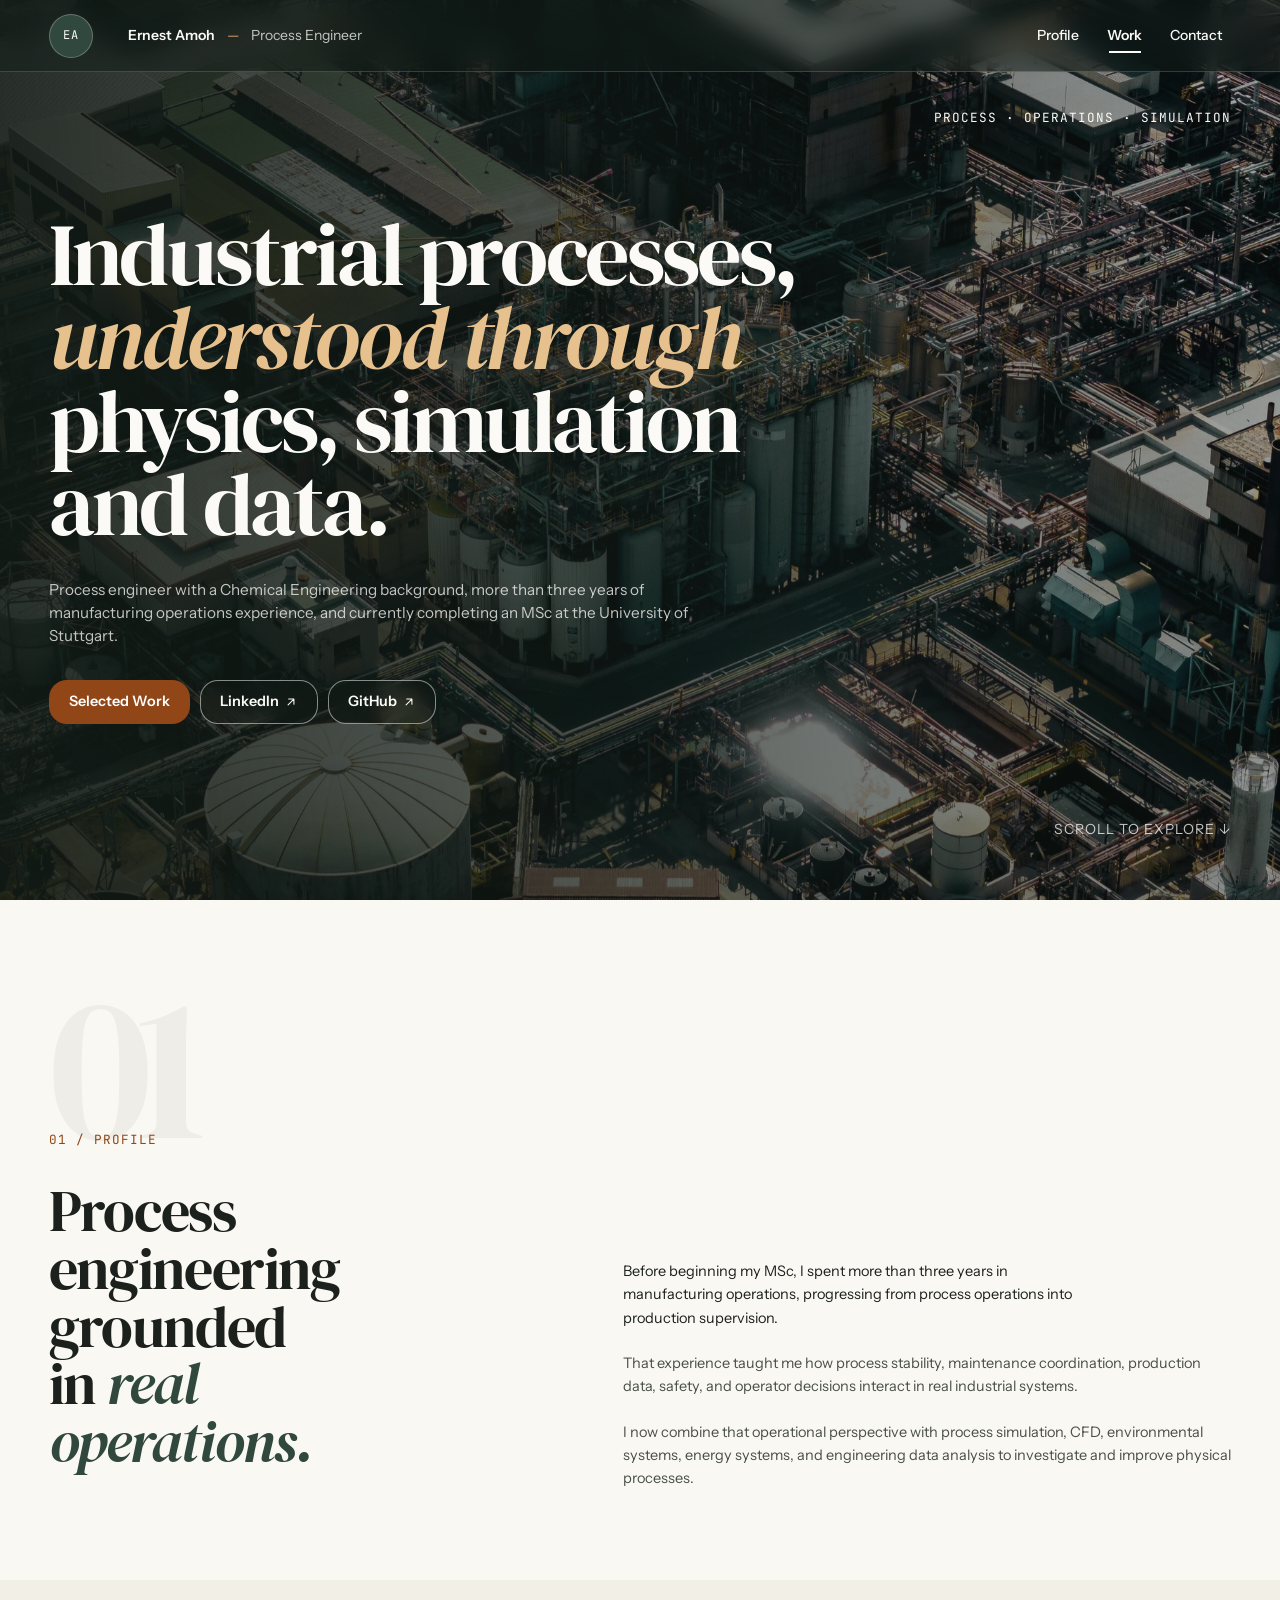
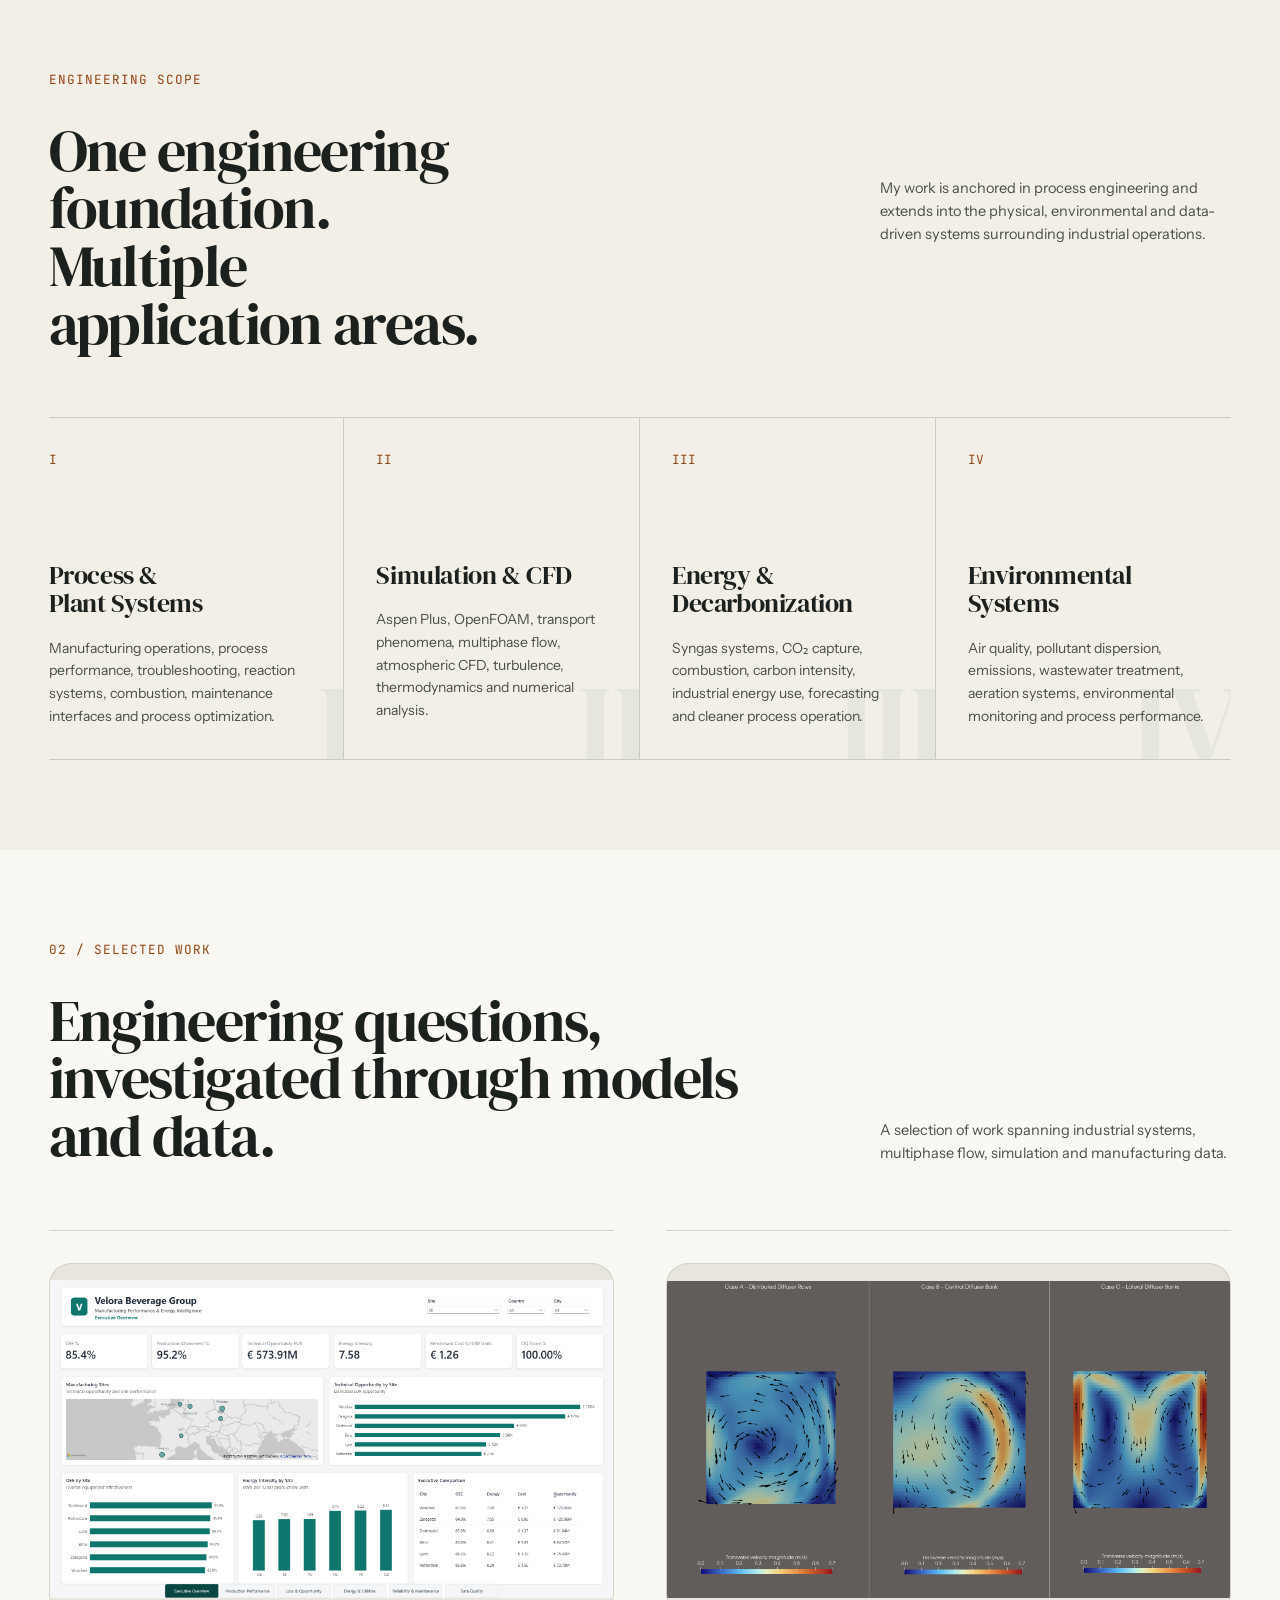
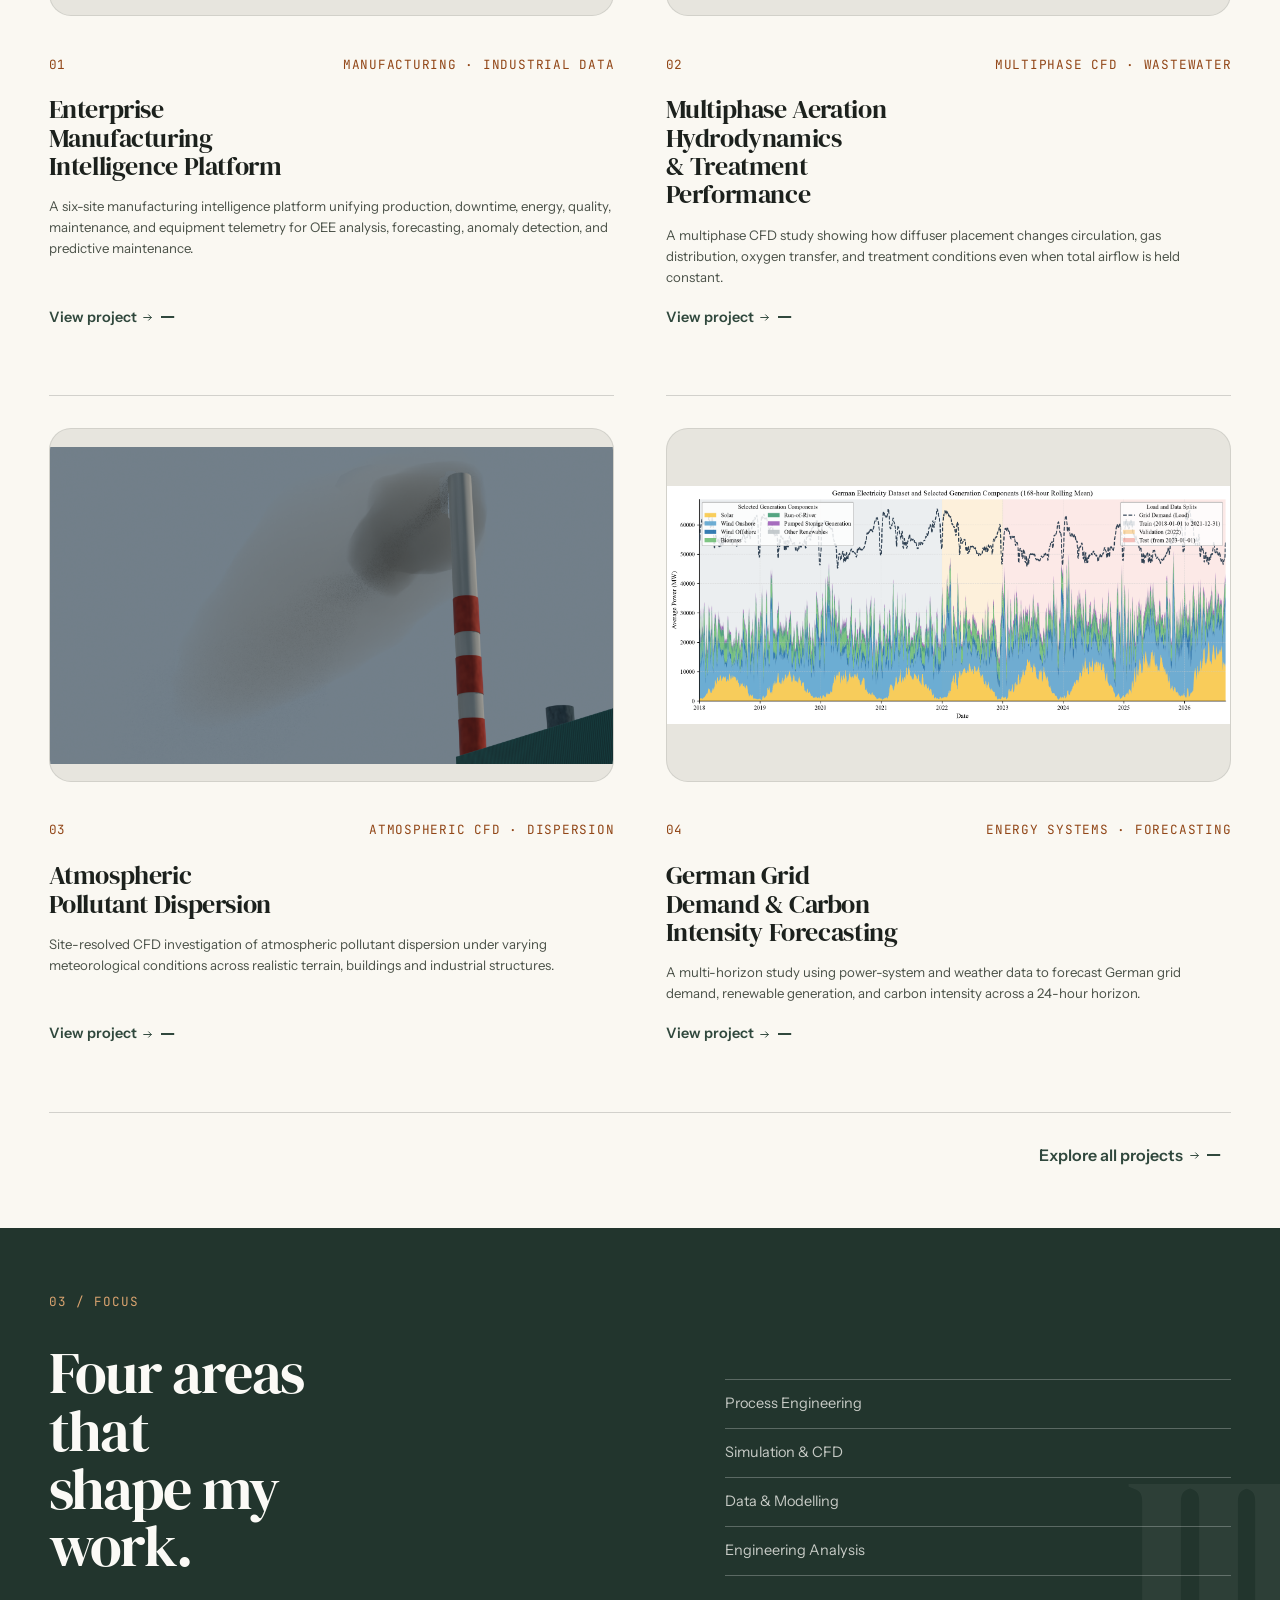
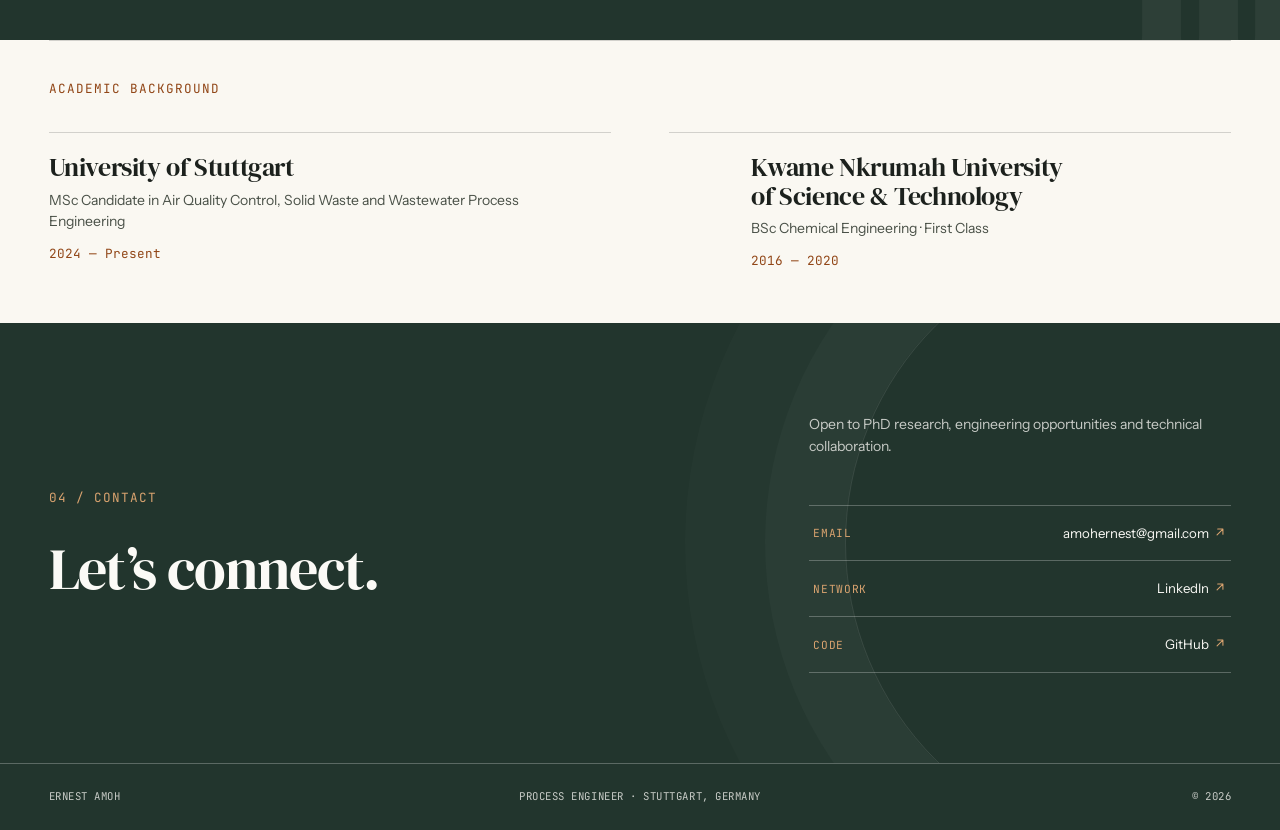
<file: index.html>
<!DOCTYPE html>
<html lang="en">

<head>
  <meta charset="UTF-8">
  <meta name="viewport" content="width=device-width, initial-scale=1.0">

  <meta name="description"
    content="Portfolio of Ernest Amoh, a process engineer combining manufacturing operations experience with process simulation, CFD, engineering data analysis, environmental systems, and energy systems.">

  <title>Ernest Amoh | Process Engineer</title>
  <link rel="canonical" href="https://kwesiamoh.github.io/">

  <meta property="og:title" content="Ernest Amoh | Process Engineer">
  <meta property="og:description" content="Industrial processes, understood through physics, simulation, and data.">
  <meta property="og:type" content="website">
  <meta property="og:url" content="https://kwesiamoh.github.io/">
  <meta name="twitter:card" content="summary_large_image">
  <meta name="theme-color" content="#f2efe7">

  <link rel="icon" type="image/svg+xml" href="assets/icons/favicon.svg">
  <link rel="icon" type="image/png" sizes="32x32" href="assets/icons/favicon-32x32.png">
  <link rel="apple-touch-icon" sizes="180x180" href="assets/icons/apple-touch-icon.png">

  <link rel="preconnect" href="https://fonts.googleapis.com">
  <link rel="preconnect" href="https://fonts.gstatic.com" crossorigin>
  <link rel="preload" as="image" href="assets/images/hero-process-plant-960.webp" type="image/webp"
    media="(max-width: 620px)" fetchpriority="high">
  <link rel="preload" as="image" href="assets/images/hero-process-plant-1600.webp" type="image/webp"
    media="(min-width: 621px) and (max-width: 899px)" fetchpriority="high">
  <link rel="preload" as="image" href="assets/images/hero-process-plant-2560.webp" type="image/webp"
    media="(min-width: 900px)" fetchpriority="high">
  <link
    href="https://fonts.googleapis.com/css2?family=DM+Serif+Display:ital@0;1&family=Instrument+Sans:wght@400;500;600&family=JetBrains+Mono:wght@400;500&display=swap"
    rel="stylesheet">

  <link rel="stylesheet" href="assets/css/variables.css">
  <link rel="stylesheet" href="assets/css/base.css">
  <link rel="stylesheet" href="assets/css/layout.css">
  <link rel="stylesheet" href="assets/css/components.css">
  <link rel="stylesheet" href="assets/css/responsive.css">
</head>

<body>
  <a class="skip-link" href="#main-content">Skip to content</a>
  <div class="scroll-progress" aria-hidden="true"><span></span></div>

  <nav class="site-nav" aria-label="Primary navigation">
    <a href="#hero" class="nav-brand" aria-label="Ernest Amoh home">EA</a>

    <div class="nav-identity">
      <span>Ernest Amoh</span>
      <span class="nav-role">Process Engineer</span>
    </div>

    <button class="nav-toggle" type="button" aria-expanded="false" aria-controls="primary-links">
      <span>Menu</span>
      <span class="nav-toggle-icon" aria-hidden="true"></span>
    </button>

    <ul class="nav-links" id="primary-links">
      <li><a href="#profile">Profile</a></li>
      <li><a href="#work">Work</a></li>
      <li><a href="#contact">Contact</a></li>
    </ul>
  </nav>

  <main id="main-content">
    <section id="hero" class="hero" aria-labelledby="hero-title">
      <div class="hero-bg" aria-hidden="true"></div>
      <div class="hero-overlay" aria-hidden="true"></div>

      <div class="hero-content">
        <div class="hero-meta">
          <span>Process · Operations · Simulation</span>
        </div>

        <div class="hero-copy" data-reveal>
          <h1 id="hero-title">
            Industrial processes,
            <em>understood through</em>
            physics, simulation and data.
          </h1>

          <p class="hero-description">
            Process engineer with a Chemical Engineering background,
            more than three years of manufacturing operations experience,
            and currently completing an MSc at the University of Stuttgart.
          </p>

          <div class="hero-actions">
            <a href="#work" class="btn btn-primary">Selected Work</a>
            <a href="https://www.linkedin.com/in/ernestamoh/" target="_blank" rel="noopener noreferrer"
              class="btn btn-light">LinkedIn<span class="external-link-icon" aria-hidden="true"></span></a>
            <a href="https://github.com/kwesiamoh" target="_blank" rel="noopener noreferrer"
              class="btn btn-light">GitHub<span class="external-link-icon" aria-hidden="true"></span></a>
          </div>
        </div>

        <div class="hero-index">
          <a href="#profile" class="scroll-cue">Scroll to explore ↓</a>
        </div>
      </div>
    </section>

    <section id="profile" class="profile-section section-pad">
      <div class="section-shell">
        <div class="section-number" aria-hidden="true">01</div>
        <p class="section-kicker" data-reveal>01 / Profile</p>

        <div class="statement-grid">
          <h2 class="statement-heading" data-reveal>
            Process engineering grounded in <em>real operations.</em>
          </h2>

          <div class="statement-narrative">
            <div class="statement-lead" data-reveal>
              <p>
                Before beginning my MSc, I spent more than three years
                in manufacturing operations, progressing from process
                operations into production supervision.
              </p>
            </div>

            <div class="statement-body" data-reveal>
              <p>
                That experience taught me how process stability,
                maintenance coordination, production data, safety,
                and operator decisions interact in real industrial systems.
              </p>
              <p>
                I now combine that operational perspective with process
                simulation, CFD, environmental systems, energy systems,
                and engineering data analysis to investigate and improve
                physical processes.
              </p>
            </div>
          </div>
        </div>
      </div>
    </section>

    <section class="capabilities-section section-pad">
      <div class="section-shell">
        <div class="section-heading-row">
          <div data-reveal>
            <p class="section-kicker">Engineering Scope</p>
            <h2>One engineering foundation.<br>Multiple application areas.</h2>
          </div>

          <p class="section-intro" data-reveal>
            My work is anchored in process engineering and extends
            into the physical, environmental and data-driven systems
            surrounding industrial operations.
          </p>
        </div>

        <div class="capability-grid">
          <article class="capability-item" data-index="I" data-reveal>
            <span class="capability-number">I</span>
            <h3>Process &amp; Plant Systems</h3>
            <p>
              Manufacturing operations, process performance,
              troubleshooting, reaction systems, combustion,
              maintenance interfaces and process optimization.
            </p>
          </article>

          <article class="capability-item" data-index="II" data-reveal>
            <span class="capability-number">II</span>
            <h3>Simulation &amp; CFD</h3>
            <p>
              Aspen Plus, OpenFOAM, transport phenomena,
              multiphase flow, atmospheric CFD, turbulence,
              thermodynamics and numerical analysis.
            </p>
          </article>

          <article class="capability-item" data-index="III" data-reveal>
            <span class="capability-number">III</span>
            <h3>Energy &amp; Decarbonization</h3>
            <p>
              Syngas systems, CO₂ capture, combustion,
              carbon intensity, industrial energy use,
              forecasting and cleaner process operation.
            </p>
          </article>

          <article class="capability-item" data-index="IV" data-reveal>
            <span class="capability-number">IV</span>
            <h3>Environmental Systems</h3>
            <p>
              Air quality, pollutant dispersion, emissions,
              wastewater treatment, aeration systems,
              environmental monitoring and process performance.
            </p>
          </article>
        </div>
      </div>
    </section>

    <section id="work" class="work-section selected-work-section section-pad">
      <div class="section-shell">
        <div class="section-heading-row work-heading">
          <div data-reveal>
            <p class="section-kicker">02 / Selected Work</p>
            <h2>Engineering questions,<br>investigated through models and data.</h2>
          </div>

          <p class="section-intro" data-reveal>
            A selection of work spanning industrial systems,
            multiphase flow, simulation and manufacturing data.
          </p>
        </div>

        <div class="selected-work-grid">
          <article class="selected-project" data-reveal>
            <a class="selected-project-media" href="projects/#manufacturing-intelligence"
              aria-label="View Enterprise Manufacturing Intelligence Platform project">
              <img src="assets/images/manufacturing-intelligence-executive-overview.png" width="1834" height="1035"
                alt="Executive overview showing enterprise manufacturing performance at a glance"
                loading="lazy" decoding="async">
            </a>

            <div class="selected-project-content">
              <div class="selected-project-meta">
                <span>01</span>
                <span>Manufacturing · Industrial Data</span>
              </div>
              <h3>Enterprise Manufacturing Intelligence Platform</h3>
              <p>
                A six-site manufacturing intelligence platform unifying production, downtime, energy, quality,
                maintenance, and equipment telemetry for OEE analysis, forecasting, anomaly detection, and predictive
                maintenance.
              </p>
              <a class="text-link route-link" href="projects/#manufacturing-intelligence">
                View project<span class="route-link-icon" aria-hidden="true"></span>
              </a>
            </div>
          </article>

          <article class="selected-project" data-reveal>
            <a class="selected-project-media" href="projects/#multiphase-aeration"
              aria-label="View Multiphase Aeration Hydrodynamics and Treatment Performance project">
              <img src="assets/images/project-2-01.png" width="1920" height="1080"
                alt="Flow patterns across wastewater aeration diffuser layouts"
                loading="lazy" decoding="async">
            </a>

            <div class="selected-project-content">
              <div class="selected-project-meta">
                <span>02</span>
                <span>Multiphase CFD · Wastewater</span>
              </div>
              <h3>Multiphase Aeration Hydrodynamics &amp; Treatment Performance</h3>
              <p>
                A multiphase CFD study showing how diffuser placement changes circulation, gas distribution, oxygen
                transfer, and treatment conditions even when total airflow is held constant.
              </p>
              <a class="text-link route-link" href="projects/#multiphase-aeration">
                View project<span class="route-link-icon" aria-hidden="true"></span>
              </a>
            </div>
          </article>

          <article class="selected-project" data-reveal>
            <a class="selected-project-media" href="projects/#atmospheric-dispersion"
              aria-label="View Atmospheric Pollutant Dispersion project">
              <img src="assets/images/project-3-01.png" width="1920" height="1080"
                alt="Simulated industrial stack plume"
                loading="lazy" decoding="async">
            </a>

            <div class="selected-project-content">
              <div class="selected-project-meta">
                <span>03</span>
                <span>Atmospheric CFD · Dispersion</span>
              </div>
              <h3>Atmospheric Pollutant Dispersion</h3>
              <p>
                Site-resolved CFD investigation of atmospheric pollutant dispersion under varying meteorological
                conditions across realistic terrain, buildings and industrial structures.
              </p>
              <a class="text-link route-link" href="projects/#atmospheric-dispersion">
                View project<span class="route-link-icon" aria-hidden="true"></span>
              </a>
            </div>
          </article>

          <article class="selected-project" data-reveal>
            <a class="selected-project-media" href="projects/#grid-demand"
              aria-label="View German Grid Demand and Carbon Intensity Forecasting project">
              <img src="assets/images/project-4-01.png" width="3634" height="1534"
                alt="German electricity dataset showing load, generation, and modelling periods"
                loading="lazy" decoding="async">
            </a>

            <div class="selected-project-content">
              <div class="selected-project-meta">
                <span>04</span>
                <span>Energy Systems · Forecasting</span>
              </div>
              <h3>German Grid Demand &amp; Carbon Intensity Forecasting</h3>
              <p>
                A multi-horizon study using power-system and weather data to forecast German grid demand, renewable
                generation, and carbon intensity across a 24-hour horizon.
              </p>
              <a class="text-link route-link" href="projects/#grid-demand">
                View project<span class="route-link-icon" aria-hidden="true"></span>
              </a>
            </div>
          </article>
        </div>

        <div class="selected-work-cta" data-reveal>
          <a class="text-link route-link" href="projects/">
            Explore all projects<span class="route-link-icon" aria-hidden="true"></span>
          </a>
        </div>
      </div>
    </section>

    <section class="approach-band" aria-labelledby="approach-title">
      <div class="section-shell approach-band-grid">
        <div data-reveal>
          <p class="section-kicker light">03 / Focus</p>
          <h2 id="approach-title">Four areas that<br>shape my work.</h2>
        </div>

        <ul class="approach-list" data-reveal>
          <li>Process Engineering</li>
          <li>Simulation &amp; CFD</li>
          <li>Data &amp; Modelling</li>
          <li>Engineering Analysis</li>
        </ul>
      </div>
    </section>

    <section class="education-section academic-background">
      <div class="section-shell">
        <p class="section-kicker" data-reveal>Academic Background</p>

        <div class="education-grid">
          <div data-reveal>
            <h3>University of Stuttgart</h3>
            <p>MSc Candidate in Air Quality Control, Solid Waste and Wastewater Process Engineering</p>
            <span>2024 — Present</span>
          </div>

          <div data-reveal>
            <h3>Kwame Nkrumah University of Science &amp; Technology</h3>
            <p>BSc Chemical Engineering · First Class</p>
            <span>2016 — 2020</span>
          </div>
        </div>
      </div>
    </section>

    <section id="contact" class="contact-section section-pad">
      <div class="contact-orbit" aria-hidden="true"></div>
      <div class="section-shell contact-grid">
        <div data-reveal>
          <p class="section-kicker light">04 / Contact</p>
          <h2>Let’s connect.</h2>
        </div>

        <div class="contact-copy" data-reveal>
          <p>Open to PhD research, engineering opportunities and technical collaboration.</p>

          <div class="contact-links">
            <a href="mailto:amohernest@gmail.com"><span>Email</span><span>amohernest@gmail.com<span class="external-link-icon" aria-hidden="true"></span></span></a>
            <a href="https://www.linkedin.com/in/ernestamoh/" target="_blank"
              rel="noopener noreferrer"><span>Network</span><span>LinkedIn<span class="external-link-icon" aria-hidden="true"></span></span></a>
            <a href="https://github.com/kwesiamoh" target="_blank"
              rel="noopener noreferrer"><span>Code</span><span>GitHub<span class="external-link-icon" aria-hidden="true"></span></span></a>
          </div>
        </div>
      </div>
    </section>
  </main>

  <footer>
    <div>Ernest Amoh</div>
    <div>Process Engineer · Stuttgart, Germany</div>
    <div>© 2026</div>
  </footer>

  <script src="assets/js/main.js"></script>
</body>

</html>
</file>
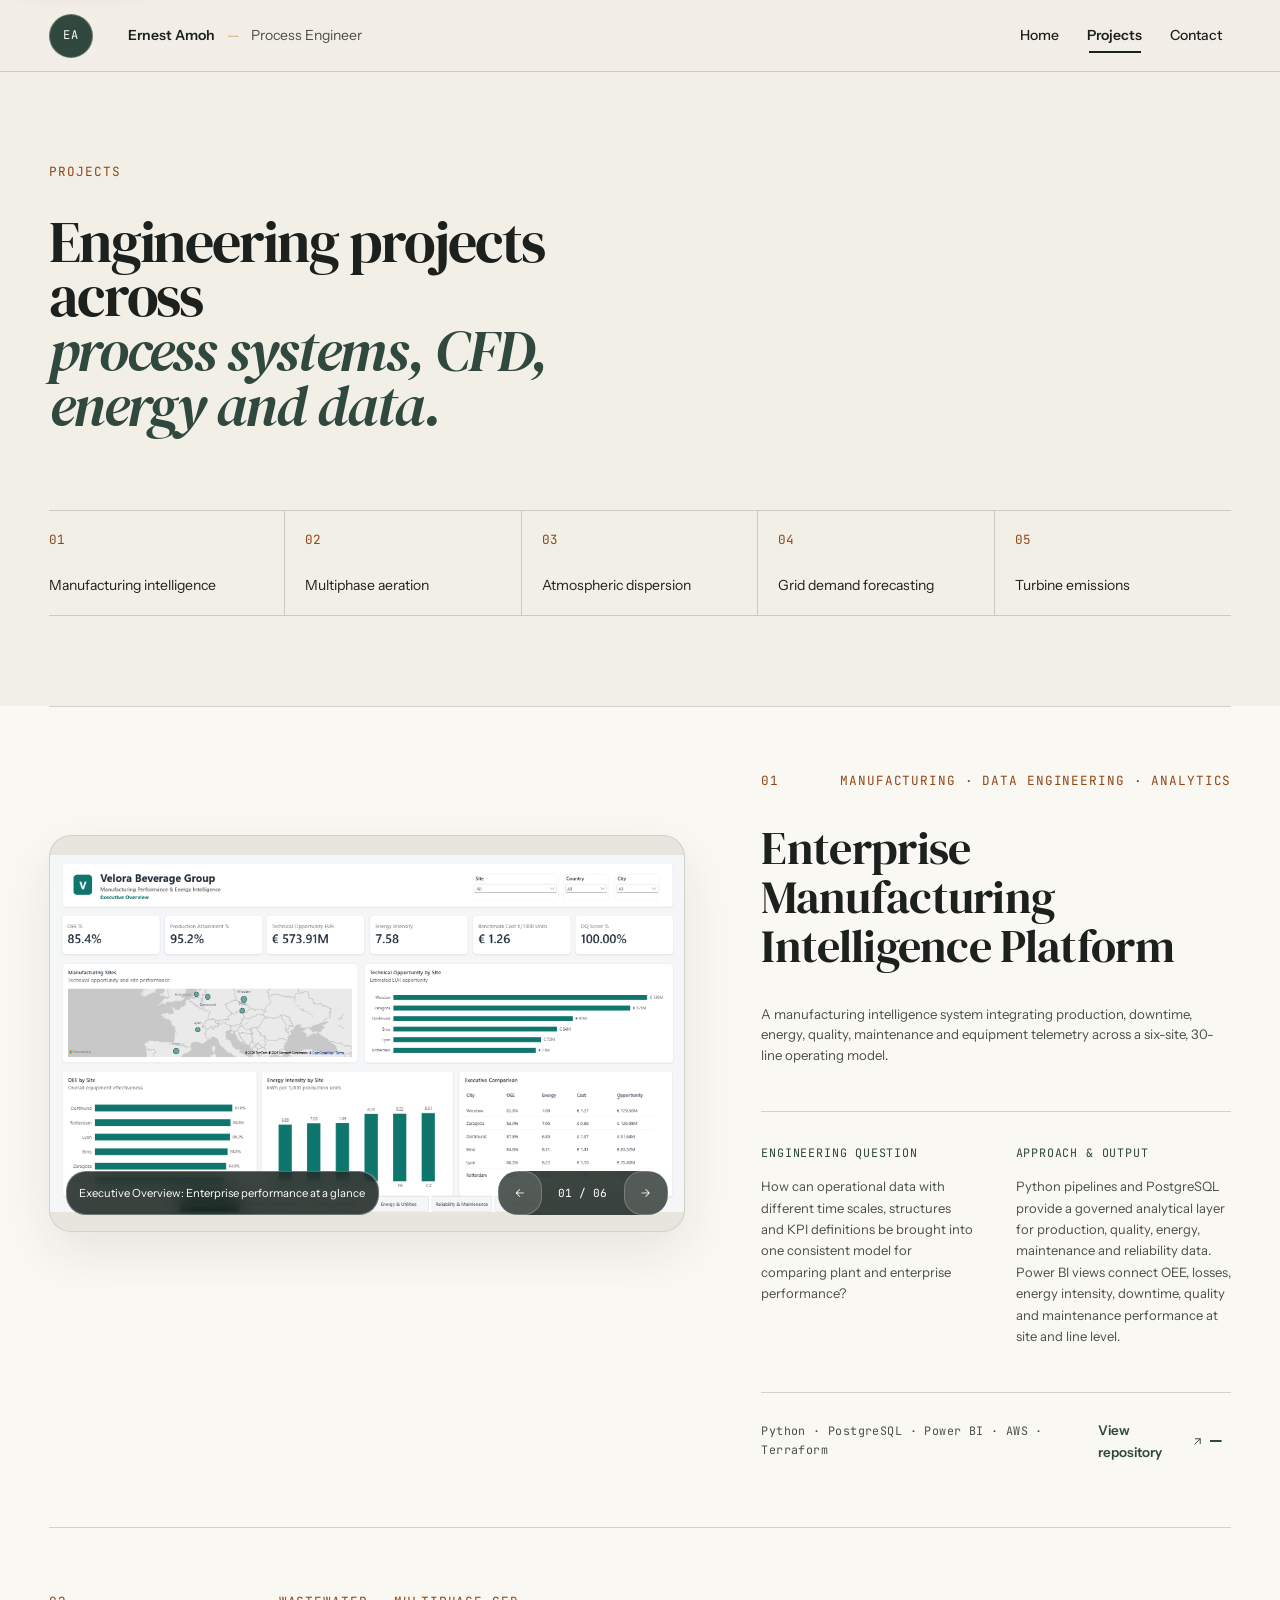
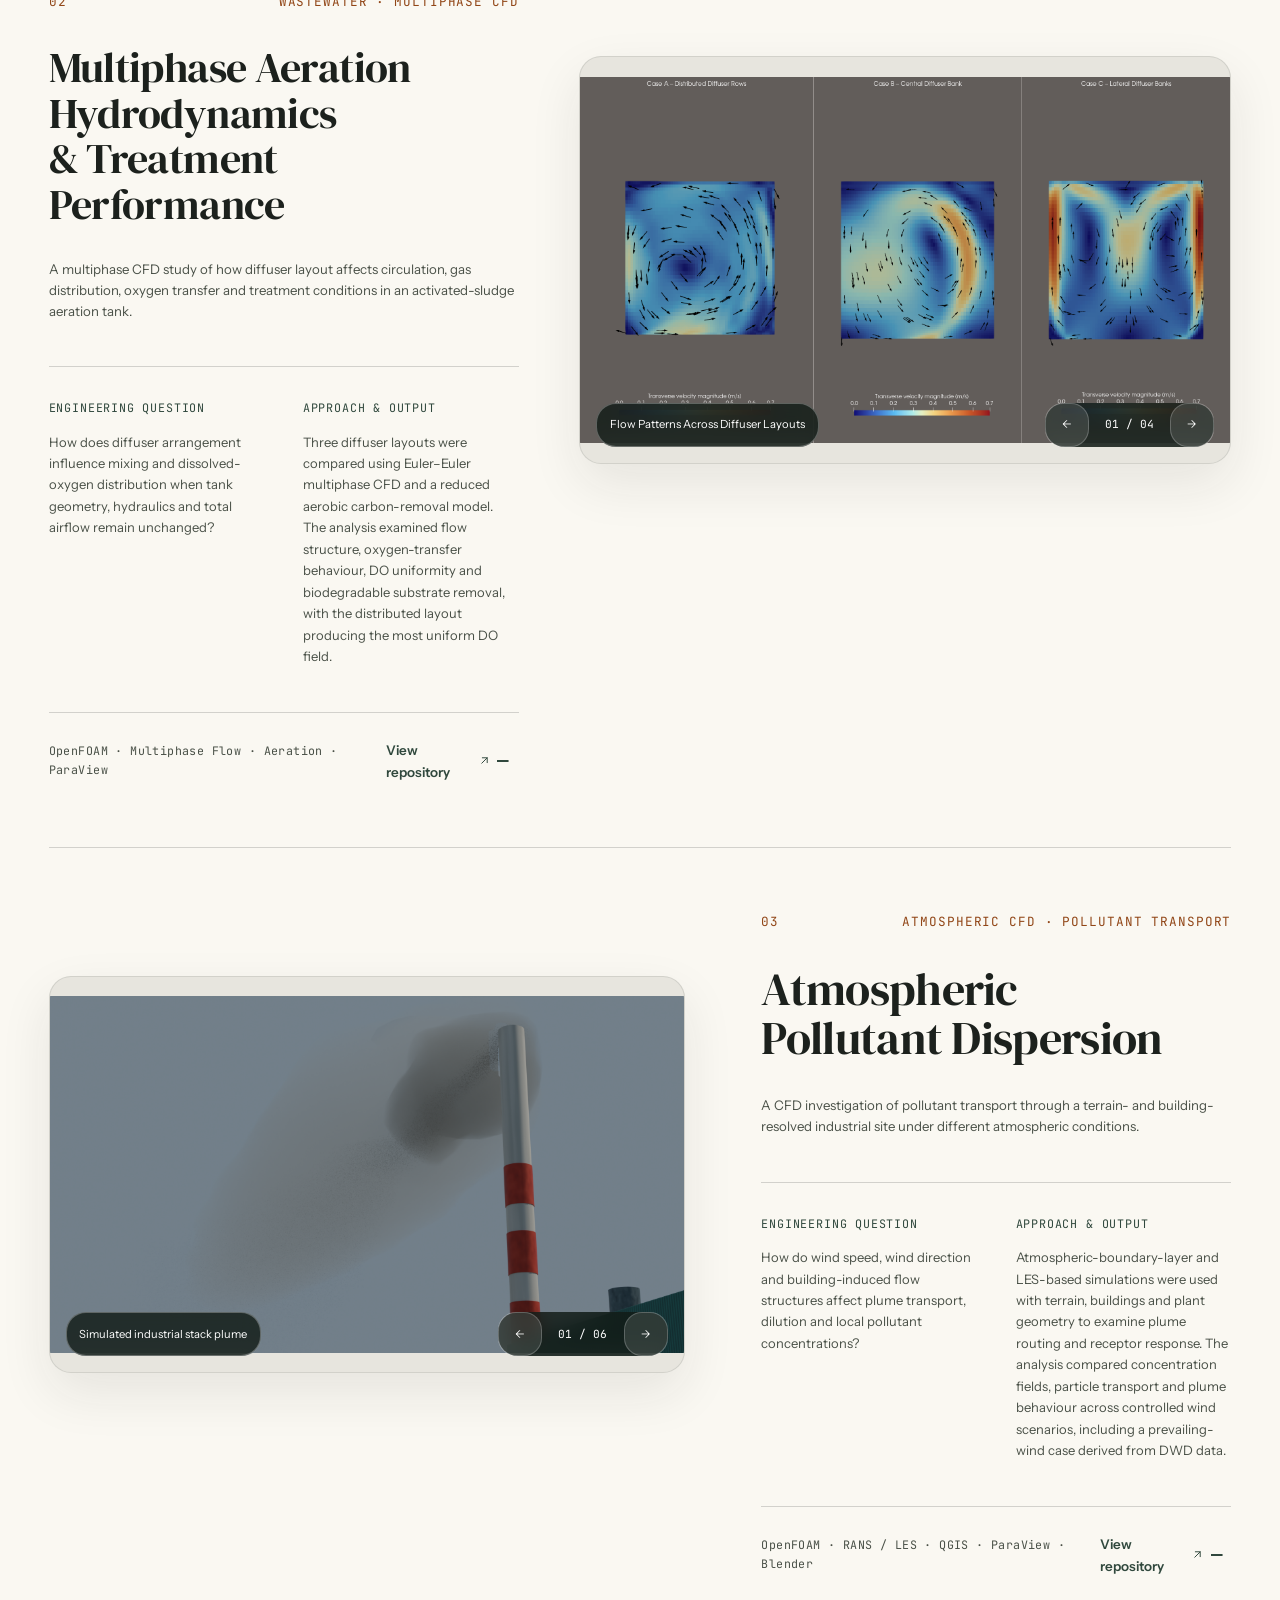
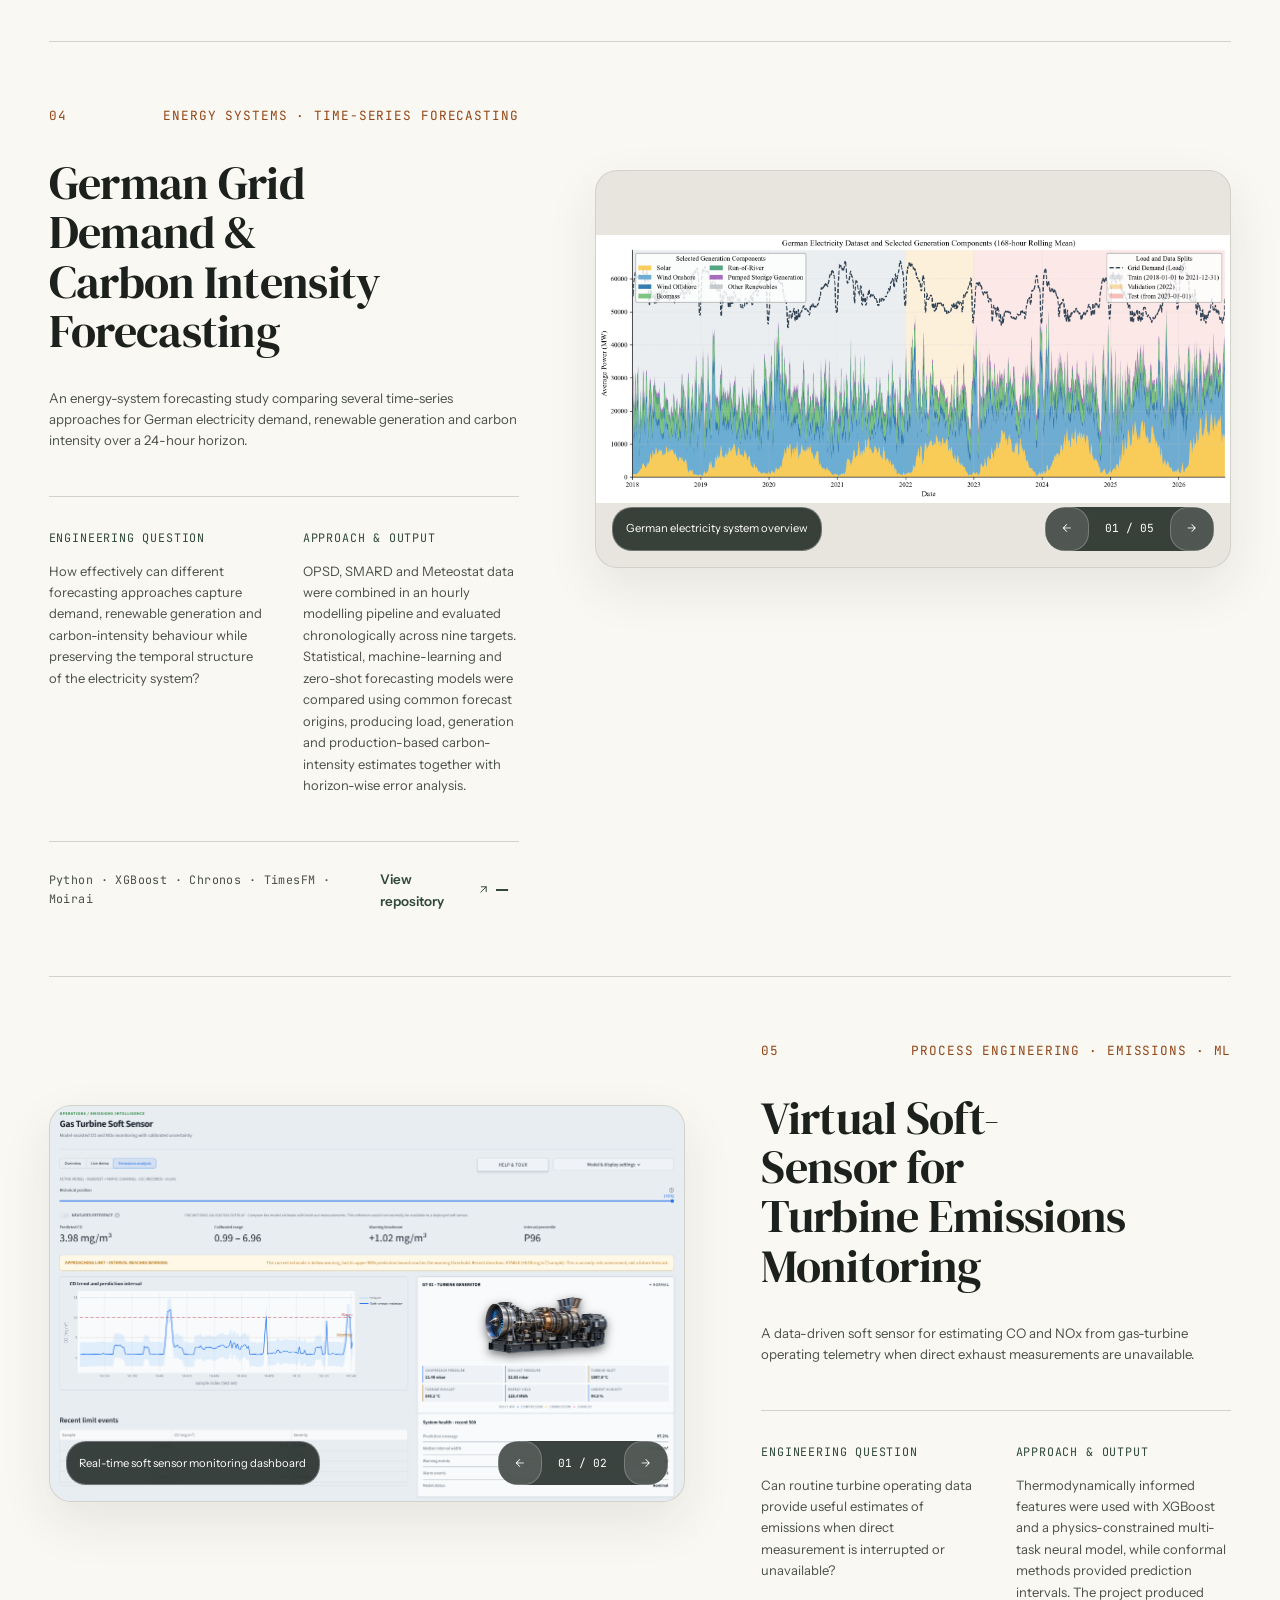
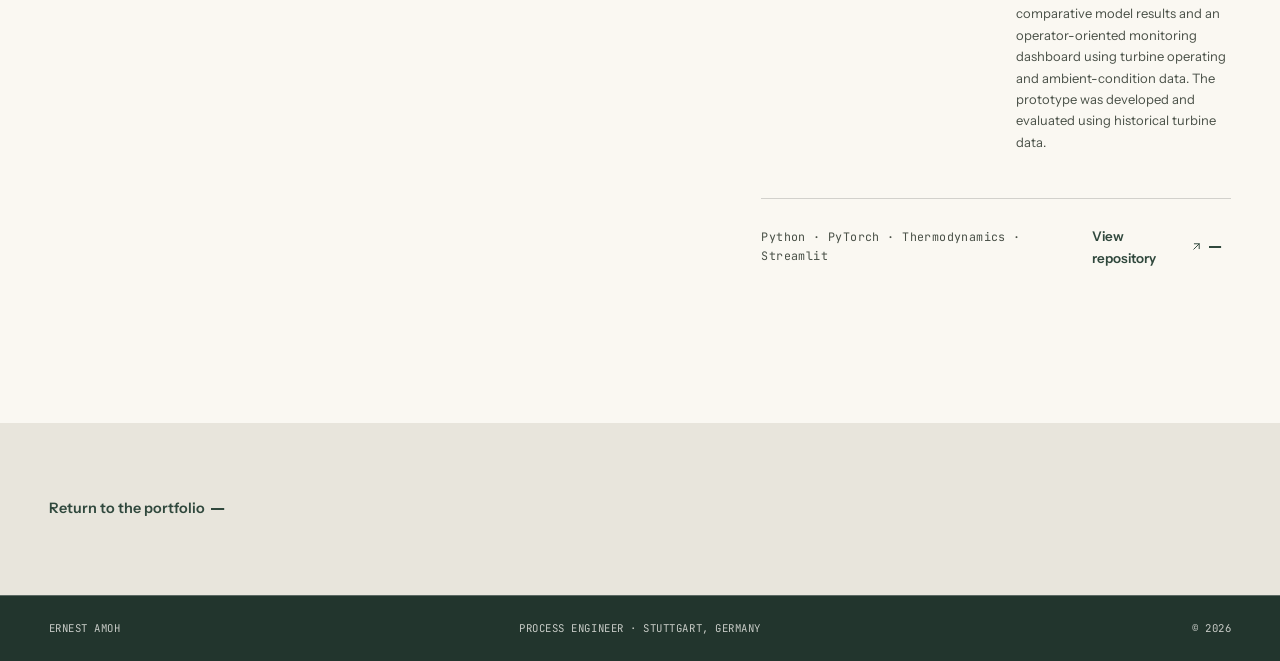
<file: projects/index.html>
<!DOCTYPE html>
<html lang="en">

<head>
  <meta charset="UTF-8">
  <meta name="viewport" content="width=device-width, initial-scale=1.0">

  <meta name="description"
    content="Engineering projects by Ernest Amoh spanning manufacturing intelligence, multiphase CFD, atmospheric dispersion, energy-system forecasting, and emissions monitoring.">

  <title>Projects | Ernest Amoh</title>
  <link rel="canonical" href="https://kwesiamoh.github.io/projects/">

  <meta property="og:title" content="Projects | Ernest Amoh">
  <meta property="og:description"
    content="Engineering problems examined through process engineering, simulation, and industrial data.">
  <meta property="og:type" content="website">
  <meta property="og:url" content="https://kwesiamoh.github.io/projects/">
  <meta name="twitter:card" content="summary_large_image">
  <meta name="theme-color" content="#f2efe7">

  <link rel="icon" type="image/svg+xml" href="../assets/icons/favicon.svg">
  <link rel="icon" type="image/png" sizes="32x32" href="../assets/icons/favicon-32x32.png">
  <link rel="apple-touch-icon" sizes="180x180" href="../assets/icons/apple-touch-icon.png">

  <link rel="preconnect" href="https://fonts.googleapis.com">
  <link rel="preconnect" href="https://fonts.gstatic.com" crossorigin>
  <link
    href="https://fonts.googleapis.com/css2?family=DM+Serif+Display:ital@0;1&family=Instrument+Sans:wght@400;500;600&family=JetBrains+Mono:wght@400;500&display=swap"
    rel="stylesheet">

  <link rel="stylesheet" href="../assets/css/variables.css">
  <link rel="stylesheet" href="../assets/css/base.css">
  <link rel="stylesheet" href="../assets/css/layout.css">
  <link rel="stylesheet" href="../assets/css/components.css">
  <link rel="stylesheet" href="../assets/css/responsive.css">
</head>

<body class="projects-page">
  <a class="skip-link" href="#main-content">Skip to content</a>
  <div class="scroll-progress" aria-hidden="true"><span></span></div>

  <nav class="site-nav is-scrolled" aria-label="Primary navigation">
    <a href="../" class="nav-brand" aria-label="Ernest Amoh home">EA</a>

    <div class="nav-identity">
      <span>Ernest Amoh</span>
      <span class="nav-role">Process Engineer</span>
    </div>

    <button class="nav-toggle" type="button" aria-expanded="false" aria-controls="primary-links">
      <span>Menu</span>
      <span class="nav-toggle-icon" aria-hidden="true"></span>
    </button>

    <ul class="nav-links" id="primary-links">
      <li><a href="../">Home</a></li>
      <li><a href="./" aria-current="page">Projects</a></li>
      <li><a href="../#contact">Contact</a></li>
    </ul>
  </nav>

  <main id="main-content">
    <header class="projects-hero section-pad" aria-labelledby="projects-title">
      <div class="section-shell">
        <p class="section-kicker" data-reveal>Projects</p>
        <div class="projects-hero-grid">
          <h1 id="projects-title" data-reveal>
            Engineering projects across<br> <em>process systems, CFD, energy and data.</em>
          </h1>
        </div>

        <nav class="project-index" aria-label="Project index" data-reveal>
          <a href="#manufacturing-intelligence"><span>01</span>Manufacturing intelligence</a>
          <a href="#multiphase-aeration"><span>02</span>Multiphase aeration</a>
          <a href="#atmospheric-dispersion"><span>03</span>Atmospheric dispersion</a>
          <a href="#grid-demand"><span>04</span>Grid demand forecasting</a>
          <a href="#turbine-emissions-soft-sensor"><span>05</span>Turbine emissions</a>
        </nav>
      </div>
    </header>

    <section id="work" class="work-section projects-page-work section-pad" aria-labelledby="projects-list-title">
      <h2 id="projects-list-title" class="visually-hidden">Complete project portfolio</h2>
      <div class="projects-shell">
        <article id="manufacturing-intelligence" class="project-feature">
          <div class="project-media-wrap" data-reveal>
            <div class="project-media project-media-dashboard project-gallery" data-gallery
              aria-label="Enterprise manufacturing intelligence platform images">
              <div class="project-gallery-track">
                <figure class="project-gallery-slide is-active"
                  data-gallery-label="Executive Overview: Enterprise performance at a glance">
                  <button class="project-gallery-open" type="button"
                    aria-label="Open Executive Overview image full size">
                    <img src="../assets/images/manufacturing-intelligence-executive-overview.png" width="1834"
                      height="1035" alt="Executive overview showing enterprise manufacturing performance at a glance"
                      loading="lazy" decoding="async">
                  </button>
                </figure>
                <figure class="project-gallery-slide"
                  data-gallery-label="Production Performance: OEE, attainment and forecast">
                  <button class="project-gallery-open" type="button"
                    aria-label="Open Production Performance image full size">
                    <img src="../assets/images/manufacturing-intelligence-production-performance.png" width="1836"
                      height="1033" alt="Production performance dashboard showing OEE, attainment and forecast"
                      loading="lazy" decoding="async">
                  </button>
                </figure>
                <figure class="project-gallery-slide"
                  data-gallery-label="Loss &amp; Opportunity: Loss drivers and opportunity">
                  <button class="project-gallery-open" type="button"
                    aria-label="Open Loss and Opportunity image full size">
                    <img src="../assets/images/manufacturing-intelligence-loss-opportunity.png" width="1840"
                      height="1033"
                      alt="Loss and opportunity dashboard showing manufacturing loss drivers and modeled opportunity"
                      loading="lazy" decoding="async">
                  </button>
                </figure>
                <figure class="project-gallery-slide"
                  data-gallery-label="Energy &amp; Utilities: Energy performance and anomalies">
                  <button class="project-gallery-open" type="button"
                    aria-label="Open Energy and Utilities image full size">
                    <img src="../assets/images/manufacturing-intelligence-energy-utilities.png" width="1837" height="1033"
                      alt="Energy and utilities dashboard showing energy performance and anomalies" loading="lazy"
                      decoding="async">
                  </button>
                </figure>
                <figure class="project-gallery-slide"
                  data-gallery-label="Reliability &amp; Maintenance: Failures, downtime and reliability">
                  <button class="project-gallery-open" type="button"
                    aria-label="Open Reliability and Maintenance image full size">
                    <img src="../assets/images/manufacturing-intelligence-reliability-maintenance.png" width="1723"
                      height="967"
                      alt="Reliability and maintenance dashboard showing failures, downtime and reliability"
                      loading="lazy" decoding="async">
                  </button>
                </figure>
                <figure class="project-gallery-slide"
                  data-gallery-label="Data Quality: Data quality and validation status">
                  <button class="project-gallery-open" type="button" aria-label="Open Data Quality image full size">
                    <img src="../assets/images/manufacturing-intelligence-data-quality.png" width="1716" height="964"
                      alt="Data quality dashboard showing validation and quality status" loading="lazy" decoding="async">
                  </button>
                </figure>
              </div>
              <div class="project-gallery-ui">
                <span class="project-gallery-caption" aria-live="polite">Executive Overview: Enterprise performance
                  at a glance</span>
                <div class="project-gallery-controls">
                  <button type="button" data-gallery-prev aria-label="Previous project image">&#8592;</button>
                  <span class="project-gallery-count">01 / 06</span>
                  <button type="button" data-gallery-next aria-label="Next project image">&#8594;</button>
                </div>
              </div>
            </div>
          </div>

          <div class="project-content" data-reveal>
            <div class="project-meta">
              <span>01</span>
              <span>Manufacturing · Data Engineering · Analytics</span>
            </div>

            <h3>Enterprise Manufacturing Intelligence Platform</h3>

            <p class="project-lead">
              A manufacturing intelligence system integrating production, downtime, energy, quality, maintenance and
              equipment telemetry across a six-site, 30-line operating model.
            </p>

            <div class="project-detail">
              <div>
                <span class="detail-label">Engineering Question</span>
                <p>
                  How can operational data with different time scales, structures and KPI definitions be brought into
                  one consistent model for comparing plant and enterprise performance?
                </p>
              </div>
              <div>
                <span class="detail-label">Approach &amp; Output</span>
                <p>
                  Python pipelines and PostgreSQL provide a governed analytical layer for production, quality, energy,
                  maintenance and reliability data. Power BI views connect OEE, losses, energy intensity, downtime,
                  quality and maintenance performance at site and line level.
                </p>
              </div>
            </div>

            <div class="project-footer">
              <div class="project-tech">Python · PostgreSQL · Power BI · AWS · Terraform</div>
              <a href="https://github.com/kwesiamoh/manufacturing-intelligence-platform" target="_blank"
                rel="noopener noreferrer" class="text-link">View repository<span class="external-link-icon" aria-hidden="true"></span></a>
            </div>
          </div>
        </article>

        <article id="multiphase-aeration" class="project-feature reverse project-feature-wide">
          <div class="project-media-wrap" data-reveal>
            <div class="project-media project-media-aeration project-gallery" data-gallery
              aria-label="Aeration CFD project images">
              <div class="project-gallery-track">
                <figure class="project-gallery-slide is-active"
                  data-gallery-label="Flow Patterns Across Diffuser Layouts">
                  <button class="project-gallery-open" type="button"
                    aria-label="Open Flow Patterns Across Diffuser Layouts image full size">
                    <img src="../assets/images/project-2-01.png" width="1920" height="1080"
                      alt="Flow patterns across wastewater aeration diffuser layouts" loading="lazy" decoding="async">
                  </button>
                </figure>
                <figure class="project-gallery-slide" data-gallery-label="Diffuser Layout Configurations">
                  <button class="project-gallery-open" type="button"
                    aria-label="Open Diffuser Layout Configurations image full size">
                    <img src="../assets/images/project-2-02.png" width="1920" height="1080"
                      alt="Comparison of wastewater aeration diffuser configurations" loading="lazy" decoding="async">
                  </button>
                </figure>
                <figure class="project-gallery-slide" data-gallery-label="Mean Air Volume Fraction">
                  <button class="project-gallery-open" type="button"
                    aria-label="Open Mean Air Volume Fraction image full size">
                    <img src="../assets/images/project-2-03.png" width="1920" height="1080"
                      alt="Time-averaged air distribution in an aeration tank" loading="lazy" decoding="async">
                  </button>
                </figure>
                <figure class="project-gallery-slide" data-gallery-label="Outlet Biodegradable Substrate COD">
                  <button class="project-gallery-open" type="button"
                    aria-label="Open Outlet Biodegradable Substrate COD image full size">
                    <img src="../assets/images/project-2-04.png" width="650" height="450"
                      alt="Biodegradable chemical oxygen demand distribution in an aeration tank" loading="lazy"
                      decoding="async">
                  </button>
                </figure>
              </div>
              <div class="project-gallery-ui">
                <span class="project-gallery-caption" aria-live="polite">Flow patterns across diffuser layouts</span>
                <div class="project-gallery-controls">
                  <button type="button" data-gallery-prev aria-label="Previous project image">&#8592;</button>
                  <span class="project-gallery-count">01 / 04</span>
                  <button type="button" data-gallery-next aria-label="Next project image">&#8594;</button>
                </div>
              </div>
            </div>
          </div>

          <div class="project-content" data-reveal>
            <div class="project-meta">
              <span>02</span>
              <span>Wastewater · Multiphase CFD</span>
            </div>

            <h3>Multiphase Aeration Hydrodynamics &amp; Treatment Performance</h3>

            <p class="project-lead">
              A multiphase CFD study of how diffuser layout affects circulation, gas distribution, oxygen transfer and
              treatment conditions in an activated-sludge aeration tank.
            </p>

            <div class="project-detail">
              <div>
                <span class="detail-label">Engineering Question</span>
                <p>
                  How does diffuser arrangement influence mixing and dissolved-oxygen distribution when tank geometry,
                  hydraulics and total airflow remain unchanged?
                </p>
              </div>
              <div>
                <span class="detail-label">Approach &amp; Output</span>
                <p>
                  Three diffuser layouts were compared using Euler&ndash;Euler multiphase CFD and a reduced aerobic
                  carbon-removal model. The analysis examined flow structure, oxygen-transfer behaviour, DO uniformity
                  and biodegradable substrate removal, with the distributed layout producing the most uniform DO field.
                </p>
              </div>
            </div>

            <div class="project-footer">
              <div class="project-tech">OpenFOAM · Multiphase Flow · Aeration · ParaView</div>
              <a href="https://github.com/kwesiamoh/wastewater-aeration-cfd" target="_blank" rel="noopener noreferrer"
                class="text-link">View repository<span class="external-link-icon" aria-hidden="true"></span></a>
            </div>
          </div>
        </article>

        <article id="atmospheric-dispersion" class="project-feature project-feature-cinematic">
          <div class="project-media-wrap" data-reveal>
            <div class="project-media project-media-dispersion project-gallery" data-gallery
              aria-label="Atmospheric dispersion project images">
              <div class="project-gallery-track">
                <figure class="project-gallery-slide is-active" data-gallery-label="Simulated industrial stack plume">
                  <button class="project-gallery-open" type="button"
                    aria-label="Open Simulated industrial stack plume image full size">
                    <img src="../assets/images/project-3-01.png" width="1920" height="1080"
                      alt="Simulated industrial stack plume" loading="lazy" decoding="async">
                  </button>
                </figure>
                <figure class="project-gallery-slide" data-gallery-label="CFD computational domain and mesh">
                  <button class="project-gallery-open" type="button"
                    aria-label="Open CFD computational domain and mesh image full size">
                    <img src="../assets/images/project-3-02.png" width="1920" height="1080"
                      alt="Atmospheric CFD computational domain and mesh" loading="lazy" decoding="async">
                  </button>
                </figure>
                <figure class="project-gallery-slide" data-gallery-label="Plume spread under varying wind speeds">
                  <button class="project-gallery-open" type="button"
                    aria-label="Open Plume spread under varying wind speeds image full size">
                    <img src="../assets/images/project-3-03.png" width="1954" height="1474"
                      alt="Pollutant plume spread under varying wind speeds" loading="lazy" decoding="async">
                  </button>
                </figure>
                <figure class="project-gallery-slide" data-gallery-label="Transient plume rise and dispersion">
                  <button class="project-gallery-open" type="button"
                    aria-label="Open Transient plume rise and dispersion image full size">
                    <img src="../assets/images/project-3-04.png" width="2118" height="1769"
                      alt="Transient industrial plume rise and atmospheric dispersion" loading="lazy" decoding="async">
                  </button>
                </figure>
                <figure class="project-gallery-slide" data-gallery-label="Dispersion under different wind directions">
                  <button class="project-gallery-open" type="button"
                    aria-label="Open Dispersion under different wind directions image full size">
                    <img src="../assets/images/project-3-05.png" width="1920" height="1080"
                      alt="Atmospheric pollutant dispersion under different wind directions" loading="lazy"
                      decoding="async">
                  </button>
                </figure>
                <figure class="project-gallery-slide" data-gallery-label="3D industrial site model">
                  <button class="project-gallery-open" type="button"
                    aria-label="Open 3D industrial site model image full size">
                    <img src="../assets/images/project-3-06.png" width="1920" height="1080"
                      alt="Three-dimensional model of the industrial site" loading="lazy" decoding="async">
                  </button>
                </figure>
              </div>
              <div class="project-gallery-ui">
                <span class="project-gallery-caption" aria-live="polite">Simulated industrial stack plume</span>
                <div class="project-gallery-controls">
                  <button type="button" data-gallery-prev aria-label="Previous project image">&#8592;</button>
                  <span class="project-gallery-count">01 / 06</span>
                  <button type="button" data-gallery-next aria-label="Next project image">&#8594;</button>
                </div>
              </div>
            </div>
          </div>

          <div class="project-content" data-reveal>
            <div class="project-meta">
              <span>03</span>
              <span>Atmospheric CFD · Pollutant Transport</span>
            </div>

            <h3>Atmospheric Pollutant Dispersion</h3>

            <p class="project-lead">
              A CFD investigation of pollutant transport through a terrain- and building-resolved industrial site
              under different atmospheric conditions.
            </p>

            <div class="project-detail">
              <div>
                <span class="detail-label">Engineering Question</span>
                <p>
                  How do wind speed, wind direction and building-induced flow structures affect plume transport,
                  dilution and local pollutant concentrations?
                </p>
              </div>
              <div>
                <span class="detail-label">Approach &amp; Output</span>
                <p>
                  Atmospheric-boundary-layer and LES-based simulations were used with terrain, buildings and plant
                  geometry to examine plume routing and receptor response. The analysis compared concentration fields,
                  particle transport and plume behaviour across controlled wind scenarios, including a prevailing-wind
                  case derived from DWD data.
                </p>
              </div>
            </div>

            <div class="project-footer">
              <div class="project-tech">OpenFOAM · RANS / LES · QGIS · ParaView · Blender</div>
              <a href="https://github.com/kwesiamoh/Fichtenhain-Atmospheric-Dispersion-CFD" target="_blank"
                rel="noopener noreferrer" class="text-link">View repository<span class="external-link-icon" aria-hidden="true"></span></a>
            </div>
          </div>
        </article>

        <article id="grid-demand" class="project-feature reverse">
          <div class="project-media-wrap" data-reveal>
            <div class="project-media project-media-forecast project-gallery" data-gallery
              aria-label="German electricity forecasting project images">
              <div class="project-gallery-track">
                <figure class="project-gallery-slide is-active" data-gallery-label="German electricity system overview">
                  <button class="project-gallery-open" type="button"
                    aria-label="Open German electricity system overview image full size">
                    <img src="../assets/images/project-4-01.png" width="3634" height="1534"
                      alt="German electricity dataset showing load, selected generation components, and train, validation, and test periods"
                      loading="lazy" decoding="async">
                  </button>
                </figure>
                <figure class="project-gallery-slide" data-gallery-label="Rolling h=1 load forecasts">
                  <button class="project-gallery-open" type="button"
                    aria-label="Open Rolling h=1 load forecasts image full size">
                    <img src="../assets/images/project-4-02.png" width="3634" height="1535"
                      alt="Rolling one-hour-ahead German load forecasts from XGBoost, Chronos, TimesFM, and Moirai compared with actual load"
                      loading="lazy" decoding="async">
                  </button>
                </figure>
                <figure class="project-gallery-slide" data-gallery-label="Carbon intensity vs residual load">
                  <button class="project-gallery-open" type="button"
                    aria-label="Open Carbon intensity vs residual load image full size">
                    <img src="../assets/images/project-4-03.png" width="2434" height="1534"
                      alt="Density relationship between German electricity carbon intensity and residual load"
                      loading="lazy" decoding="async">
                  </button>
                </figure>
                <figure class="project-gallery-slide" data-gallery-label="Seasonal and diurnal carbon profile">
                  <button class="project-gallery-open" type="button"
                    aria-label="Open Seasonal and diurnal carbon profile image full size">
                    <img src="../assets/images/project-4-04.png" width="3028" height="1384"
                      alt="Heatmap of German electricity carbon intensity by month and hour of day" loading="lazy"
                      decoding="async">
                  </button>
                </figure>
                <figure class="project-gallery-slide" data-gallery-label="Nine-target MAE benchmark">
                  <button class="project-gallery-open" type="button"
                    aria-label="Open Nine-target MAE benchmark image full size">
                    <img src="../assets/images/project-4-05.png" width="5227" height="4136"
                      alt="FULL h=1 MAE benchmark across nine electricity and carbon-intensity forecast targets"
                      loading="lazy" decoding="async">
                  </button>
                </figure>
              </div>
              <div class="project-gallery-ui">
                <span class="project-gallery-caption" aria-live="polite">German electricity system overview</span>
                <div class="project-gallery-controls">
                  <button type="button" data-gallery-prev aria-label="Previous project image">&#8592;</button>
                  <span class="project-gallery-count">01 / 05</span>
                  <button type="button" data-gallery-next aria-label="Next project image">&#8594;</button>
                </div>
              </div>
            </div>
          </div>

          <div class="project-content" data-reveal>
            <div class="project-meta">
              <span>04</span>
              <span>Energy Systems · Time-Series Forecasting</span>
            </div>

            <h3>German Grid Demand &amp; Carbon Intensity Forecasting</h3>

            <p class="project-lead">
              An energy-system forecasting study comparing several time-series approaches for German electricity
              demand, renewable generation and carbon intensity over a 24-hour horizon.
            </p>

            <div class="project-detail">
              <div>
                <span class="detail-label">Engineering Question</span>
                <p>
                  How effectively can different forecasting approaches capture demand, renewable generation and
                  carbon-intensity behaviour while preserving the temporal structure of the electricity system?
                </p>
              </div>
              <div>
                <span class="detail-label">Approach &amp; Output</span>
                <p>
                  OPSD, SMARD and Meteostat data were combined in an hourly modelling pipeline and evaluated
                  chronologically across nine targets. Statistical, machine-learning and zero-shot forecasting models
                  were compared using common forecast origins, producing load, generation and production-based
                  carbon-intensity estimates together with horizon-wise error analysis.
                </p>
              </div>
            </div>

            <div class="project-footer">
              <div class="project-tech">Python · XGBoost · Chronos · TimesFM · Moirai</div>
              <a href="https://github.com/kwesiamoh/energy-forecast" target="_blank" rel="noopener noreferrer"
                class="text-link">View repository<span class="external-link-icon" aria-hidden="true"></span></a>
            </div>
          </div>
        </article>

        <article id="turbine-emissions-soft-sensor" class="project-feature">
          <div class="project-media-wrap" data-reveal>
            <div class="project-media project-media-dashboard project-gallery" data-gallery
              aria-label="Turbine emissions project images">
              <div class="project-gallery-track">
                <figure class="project-gallery-slide is-active"
                  data-gallery-label="Real-time soft sensor monitoring dashboard">
                  <button class="project-gallery-open" type="button"
                    aria-label="Open Real-time soft sensor monitoring dashboard image full size">
                    <img src="../assets/images/project-1-01.png" width="2548" height="1590"
                      alt="Real-time soft sensor monitoring dashboard" loading="lazy" decoding="async">
                  </button>
                </figure>
                <figure class="project-gallery-slide"
                  data-gallery-label="ML model performance and uncertainty comparison">
                  <button class="project-gallery-open" type="button"
                    aria-label="Open ML model performance and uncertainty comparison image full size">
                    <img src="../assets/images/project-1-02.png" width="2337" height="1790"
                      alt="Machine-learning model performance and uncertainty comparison" loading="lazy"
                      decoding="async">
                  </button>
                </figure>
              </div>
              <div class="project-gallery-ui">
                <span class="project-gallery-caption" aria-live="polite">Real-time soft sensor monitoring
                  dashboard</span>
                <div class="project-gallery-controls">
                  <button type="button" data-gallery-prev aria-label="Previous project image">&#8592;</button>
                  <span class="project-gallery-count">01 / 02</span>
                  <button type="button" data-gallery-next aria-label="Next project image">&#8594;</button>
                </div>
              </div>
            </div>
          </div>

          <div class="project-content" data-reveal>
            <div class="project-meta">
              <span>05</span>
              <span>Process Engineering · Emissions · ML</span>
            </div>

            <h3>Virtual Soft-Sensor for Turbine Emissions Monitoring</h3>

            <p class="project-lead">
              A data-driven soft sensor for estimating CO and NOx from gas-turbine operating telemetry when direct
              exhaust measurements are unavailable.
            </p>

            <div class="project-detail">
              <div>
                <span class="detail-label">Engineering Question</span>
                <p>
                  Can routine turbine operating data provide useful estimates of emissions when direct measurement is
                  interrupted or unavailable?
                </p>
              </div>
              <div>
                <span class="detail-label">Approach &amp; Output</span>
                <p>
                  Thermodynamically informed features were used with XGBoost and a physics-constrained multi-task neural
                  model, while conformal methods provided prediction intervals. The project produced comparative model
                  results and an operator-oriented monitoring dashboard using turbine operating and ambient-condition
                  data. The prototype was developed and evaluated using historical turbine data.
                </p>
              </div>
            </div>

            <div class="project-footer">
              <div class="project-tech">Python · PyTorch · Thermodynamics · Streamlit</div>
              <a href="https://github.com/kwesiamoh/gas-turbine-digital-twin" target="_blank" rel="noopener noreferrer"
                class="text-link">View repository<span class="external-link-icon" aria-hidden="true"></span></a>
            </div>
          </div>
        </article>
      </div>
    </section>

    <div class="projects-return section-pad-small">
      <div class="section-shell">
        <a class="text-link" href="../#profile">Return to the portfolio</a>
      </div>
    </div>
  </main>

  <footer>
    <div>Ernest Amoh</div>
    <div>Process Engineer · Stuttgart, Germany</div>
    <div>© 2026</div>
  </footer>

  <script src="../assets/js/main.js"></script>
</body>

</html>
</file>
<file: assets/css/variables.css>
/* ============================================================
   VARIABLES.CSS
   Semantic tokens for the editorial engineering system
   ============================================================ */

:root {
  /* Surfaces */
  --surface-primary: #f2efe7;
  --surface-secondary: #e8e5dc;
  --surface-elevated: #faf8f2;
  --surface-control: rgba(250, 248, 242, 0.88);

  /* Content */
  --text-primary: #1c211d;
  --text-secondary: #495047;
  --separator: rgba(28, 33, 29, 0.18);
  --separator-strong: rgba(28, 33, 29, 0.32);

  /* Brand and functional color */
  --green: #30483d;
  --green-dark: #22352d;
  --green-light: #8da395;
  --accent-functional: #914617;
  --accent-functional-hover: #783811;
  --accent-decorative: #bd6c2c;
  --accent-decorative-soft: #d9a36f;
  --focus-ring: #cf7b36;

  /* Dark surfaces */
  --dark-surface: #22352d;
  --dark-surface-text: #fbfaf6;
  --dark-surface-secondary: rgba(251, 250, 246, 0.76);
  --dark-separator: rgba(255, 255, 255, 0.26);

  /* Compatibility aliases retained for the existing architecture */
  --paper: var(--surface-primary);
  --paper-soft: var(--surface-secondary);
  --paper-light: var(--surface-elevated);
  --ink: var(--text-primary);
  --ink-soft: var(--text-secondary);
  --amber: var(--accent-functional);
  --amber-soft: var(--accent-decorative-soft);
  --line: var(--separator);
  --line-strong: var(--separator-strong);
  --line-light: var(--dark-separator);

  /* Typography */
  --serif: 'DM Serif Display', Georgia, serif;
  --sans: 'Instrument Sans', Arial, sans-serif;
  --mono: 'JetBrains Mono', monospace;
  --text-xs: clamp(0.75rem, 0.73rem + 0.08vw, 0.8rem);
  --text-compact: clamp(0.78125rem, 0.7575rem + 0.04vw, 0.8125rem);
  --text-sm: 0.875rem;
  --text-support: clamp(0.875rem, 0.8575rem + 0.04vw, 0.90625rem);
  --text-emphasis: clamp(0.90625rem, 0.8875rem + 0.025vw, 0.9375rem);
  --text-body: clamp(1rem, 0.96rem + 0.08vw, 1.06rem);
  --text-lead: clamp(0.921875rem, 0.9075rem + 0.06vw, 0.96875rem);
  --text-card-title: clamp(1.4rem, 1.12rem + 0.65vw, 1.8rem);
  --text-h3: clamp(1.65rem, 1.28rem + 0.9vw, 2.25rem);
  --text-h2: clamp(2.5rem, 1.72rem + 2.4vw, 4.4rem);
  --text-hero: clamp(3rem, 1.45rem + 5.1vw, 6.25rem);

  /* Layout */
  --content-width: 1320px;
  --wide-width: 1500px;
  --narrow-width: 980px;
  --nav-height: 72px;
  --page-gutter: clamp(1.25rem, 3.8vw, 4rem);

  /* Spacing */
  --space-1: 0.25rem;
  --space-2: 0.5rem;
  --space-3: 0.75rem;
  --space-4: 1rem;
  --space-5: 1.25rem;
  --space-6: 1.5rem;
  --space-8: 2rem;
  --space-10: 2.5rem;
  --space-12: 3rem;
  --space-16: 4rem;
  --space-20: 5rem;
  --space-24: 6rem;
  --space-28: 7rem;
  --space-32: 8rem;
  --section-space: clamp(4.5rem, 7vw, 6.5rem);
  --section-space-small: clamp(3.5rem, 5vw, 5rem);
  --grid-gap: clamp(2rem, 4.5vw, 5.5rem);
  --content-gap: clamp(1.5rem, 3vw, 3.5rem);

  /* Shape */
  --radius-small: 7px;
  --radius: 14px;
  --radius-large: 22px;
  --radius-control: 18px;
  --radius-control-large: 20px;

  /* Motion */
  --ease-out: cubic-bezier(0.22, 1, 0.36, 1);
  --ease-standard: cubic-bezier(0.4, 0, 0.2, 1);
  --duration-fast: 180ms;
  --duration-medium: 360ms;
  --duration-slow: 520ms;
}
</file>
<file: assets/css/base.css>
/* ============================================================
   BASE.CSS
   Reset, typography and document defaults
   ============================================================ */

*,
*::before,
*::after {
  box-sizing: border-box;
}

html {
  scroll-behavior: smooth;
  scroll-padding-top: calc(var(--nav-height) + 1rem);
  background: var(--surface-primary);
}

body {
  margin: 0;
  min-width: 320px;
  background: var(--surface-primary);
  color: var(--text-primary);
  font-family: var(--sans);
  font-size: var(--text-body);
  line-height: 1.65;
  text-rendering: optimizeLegibility;
  -webkit-font-smoothing: antialiased;
  overflow-x: clip;
}

body.menu-open,
body.lightbox-open {
  overflow: hidden;
  overscroll-behavior: none;
}

img,
picture,
svg,
canvas {
  display: block;
  max-width: 100%;
}

img {
  height: auto;
}

a {
  color: inherit;
}

button,
input,
textarea,
select {
  font: inherit;
}

button {
  color: inherit;
}

main {
  overflow: clip;
}

section[id] {
  scroll-margin-top: calc(var(--nav-height) + 1rem);
}

p,
h1,
h2,
h3,
ul {
  margin: 0;
}

ul {
  padding: 0;
}

h1,
h2,
h3 {
  font-family: var(--serif);
  font-weight: 400;
  text-wrap: balance;
}

h1 {
  font-size: var(--text-hero);
  line-height: 0.94;
  letter-spacing: -0.035em;
}

h2 {
  font-size: var(--text-h2);
  line-height: 0.99;
  letter-spacing: -0.028em;
}

h3 {
  font-size: var(--text-h3);
  line-height: 1.08;
  letter-spacing: -0.015em;
}

em {
  font-weight: 400;
}

::selection {
  background: var(--green);
  color: var(--dark-surface-text);
}

.visually-hidden {
  position: absolute;
  width: 1px;
  height: 1px;
  padding: 0;
  margin: -1px;
  overflow: hidden;
  clip: rect(0 0 0 0);
  white-space: nowrap;
  border: 0;
}

.skip-link {
  position: fixed;
  top: 0.75rem;
  left: 0.75rem;
  z-index: 1100;
  min-height: 44px;
  display: inline-flex;
  align-items: center;
  transform: translateY(-180%);
  padding: 0.65rem 1rem;
  border-radius: var(--radius-control);
  background: var(--surface-elevated);
  color: var(--text-primary);
  font-family: var(--sans);
  font-size: 0.875rem;
  font-weight: 600;
  text-decoration: none;
  box-shadow: 0 8px 24px rgba(28, 33, 29, 0.18);
  transition: transform var(--duration-fast) var(--ease-out);
}

.skip-link:focus {
  transform: translateY(0);
}

:focus-visible {
  outline: 3px solid var(--focus-ring);
  outline-offset: 3px;
}

[data-reveal] {
  opacity: 1;
  transform: none;
  transition: transform var(--duration-medium) var(--ease-out);
}

.has-js [data-reveal] {
  transform: translateY(14px);
}

[data-reveal].is-visible {
  opacity: 1;
  transform: none;
}

@media (prefers-reduced-motion: reduce) {
  html {
    scroll-behavior: auto;
  }

  *,
  *::before,
  *::after {
    scroll-behavior: auto !important;
    animation-duration: 0.01ms !important;
    animation-iteration-count: 1 !important;
    transition-duration: 0.01ms !important;
  }

  [data-reveal],
  .has-js [data-reveal] {
    opacity: 1;
    transform: none;
  }
}

@media (prefers-contrast: more) {
  :root {
    --text-secondary: #30362f;
    --separator: rgba(28, 33, 29, 0.38);
    --dark-surface-secondary: rgba(255, 255, 255, 0.92);
    --dark-separator: rgba(255, 255, 255, 0.48);
  }

  :focus-visible {
    outline-width: 4px;
  }
}
</file>
<file: assets/css/layout.css>
/* ============================================================
   LAYOUT.CSS
   Fluid page structure and major compositions
   ============================================================ */

.scroll-progress {
  position: fixed;
  inset: 0 0 auto;
  z-index: 300;
  height: 2px;
  pointer-events: none;
}

.scroll-progress span {
  display: block;
  width: 100%;
  height: 100%;
  background: var(--accent-decorative);
  transform: scaleX(var(--scroll-progress, 0));
  transform-origin: left center;
}

.site-nav {
  position: fixed;
  inset: 0 0 auto;
  z-index: 200;
  min-height: var(--nav-height);
  display: grid;
  grid-template-columns: auto 1fr auto;
  align-items: center;
  gap: clamp(0.875rem, 2.8vw, 2.5rem);
  padding-inline: var(--page-gutter);
  color: var(--dark-surface-text);
  border-bottom: 1px solid rgba(255, 255, 255, 0.16);
  background: rgba(18, 28, 23, 0.48);
  backdrop-filter: blur(12px) saturate(1.1);
  -webkit-backdrop-filter: blur(12px) saturate(1.1);
  transition:
    color var(--duration-fast) var(--ease-standard),
    background-color var(--duration-fast) var(--ease-standard),
    border-color var(--duration-fast) var(--ease-standard),
    box-shadow var(--duration-fast) var(--ease-standard);
}

.site-nav.is-scrolled,
.site-nav:has(.nav-links.is-open) {
  color: var(--text-primary);
  border-color: var(--separator);
  background: rgba(242, 239, 231, 0.94);
  box-shadow: 0 10px 28px rgba(28, 33, 29, 0.08);
}

.nav-brand {
  width: 44px;
  height: 44px;
  display: grid;
  place-items: center;
  flex: none;
  border: 1px solid rgba(255, 255, 255, 0.26);
  border-radius: 50%;
  background: var(--green);
  color: var(--dark-surface-text);
  font-family: var(--mono);
  font-size: 0.75rem;
  letter-spacing: 0.06em;
  text-decoration: none;
  transition:
    background-color var(--duration-fast) var(--ease-standard),
    border-color var(--duration-fast) var(--ease-standard);
}

.nav-identity {
  display: flex;
  align-items: baseline;
  gap: 0.75rem;
  min-width: 0;
  font-family: var(--sans);
  font-size: 0.875rem;
  font-weight: 600;
  white-space: nowrap;
}

.nav-role {
  color: var(--dark-surface-secondary);
  font-weight: 400;
}

.is-scrolled .nav-role,
.site-nav:has(.nav-links.is-open) .nav-role {
  color: var(--text-secondary);
}

.nav-role::before {
  content: '—';
  margin-right: 0.75rem;
  color: var(--accent-decorative-soft);
}

.nav-links {
  display: flex;
  align-items: center;
  gap: clamp(0.1rem, 0.8vw, 0.65rem);
  list-style: none;
}

.nav-links a {
  position: relative;
  min-height: 44px;
  display: inline-flex;
  align-items: center;
  padding-inline: clamp(0.4rem, 0.7vw, 0.65rem);
  font-family: var(--sans);
  font-size: 0.875rem;
  font-weight: 500;
  text-decoration: none;
}

.nav-links a::after {
  content: '';
  position: absolute;
  right: 0.65rem;
  bottom: 5px;
  left: 0.65rem;
  height: 2px;
  background: currentColor;
  transform: scaleX(0);
  transform-origin: right center;
  transition: transform var(--duration-fast) var(--ease-out);
}

.nav-links a.is-active,
.nav-links a[aria-current='page'] {
  font-weight: 600;
}

.nav-links a.is-active::after,
.nav-links a[aria-current='page']::after,
.nav-links a[aria-current='location']::after {
  transform: scaleX(1);
  transform-origin: left center;
}

.nav-toggle {
  display: none;
}

.section-shell {
  width: min(calc(100% - (var(--page-gutter) * 2)), var(--content-width));
  margin-inline: auto;
}

.section-shell.narrow {
  max-width: var(--narrow-width);
}

.projects-shell {
  width: min(calc(100% - (var(--page-gutter) * 2)), var(--wide-width));
  margin-inline: auto;
}

.section-pad {
  padding-block: var(--section-space);
}

.section-pad-small {
  padding-block: var(--section-space-small);
}

.section-kicker {
  margin-bottom: clamp(1.25rem, 2.5vw, 2rem);
  font-family: var(--mono);
  font-size: var(--text-xs);
  letter-spacing: 0.08em;
  text-transform: uppercase;
  color: var(--accent-functional);
}

.section-kicker.light {
  color: var(--accent-decorative-soft);
}

.section-heading-row {
  display: grid;
  grid-template-columns: minmax(0, 1.65fr) minmax(260px, 0.75fr);
  gap: var(--grid-gap);
  align-items: end;
  margin-bottom: clamp(3rem, 5vw, 5rem);
}

.section-intro {
  max-width: 32rem;
  color: var(--text-secondary);
  font-size: var(--text-emphasis);
  line-height: 1.6;
}

.section-number {
  margin-bottom: clamp(-1.5rem, -1vw, -0.75rem);
  font-family: var(--serif);
  font-size: clamp(7rem, 16vw, 13rem);
  line-height: 0.75;
  letter-spacing: -0.08em;
  color: rgba(48, 72, 61, 0.06);
  pointer-events: none;
  user-select: none;
}

/* Hero */
.hero {
  position: relative;
  min-height: 100svh;
  display: flex;
  overflow: hidden;
  background: var(--dark-surface);
}

.hero-bg {
  position: absolute;
  inset: -4%;
  background: url('../images/hero-process-plant.jpg') center / cover no-repeat;
  background-image: image-set(url('../images/hero-process-plant-2560.webp') type("image/webp") 1x);
  transform: translate3d(0, var(--hero-shift, 0px), 0) scale(1.04);
  will-change: transform;
}

.hero-overlay {
  position: absolute;
  inset: 0;
  background:
    linear-gradient(90deg, rgba(18, 27, 22, 0.88) 0%, rgba(18, 27, 22, 0.62) 48%, rgba(18, 27, 22, 0.28) 100%),
    linear-gradient(180deg, rgba(18, 27, 22, 0.08) 0%, rgba(18, 27, 22, 0.24) 100%);
}

.hero-content {
  position: relative;
  z-index: 2;
  width: min(calc(100% - (var(--page-gutter) * 2)), var(--content-width));
  min-height: 100svh;
  margin-inline: auto;
  padding-block: clamp(6.5rem, 12vh, 8rem) clamp(1.5rem, 4vw, 3rem);
  display: grid;
  grid-template-rows: auto 1fr auto;
  gap: clamp(1.5rem, 4vh, 3rem);
  color: var(--dark-surface-text);
}

.hero-meta,
.hero-index {
  display: flex;
  justify-content: flex-end;
  gap: 1rem;
  font-family: var(--mono);
  font-size: var(--text-xs);
  letter-spacing: 0.08em;
  text-transform: uppercase;
}

.hero-meta {
  text-align: right;
}

.hero-copy {
  align-self: center;
  max-width: 72rem;
  padding-block: clamp(0.5rem, 2vw, 1.5rem);
}

.hero h1 {
  max-width: 19ch;
}

.hero h1 em {
  display: block;
  color: #e7c18d;
}

.hero-description {
  max-width: 42rem;
  margin-top: clamp(1.5rem, 2.5vw, 2.25rem);
  color: var(--dark-surface-secondary);
  font-size: var(--text-lead);
  line-height: 1.52;
}

.hero-actions {
  display: flex;
  flex-wrap: wrap;
  gap: 0.625rem;
  margin-top: clamp(1.5rem, 2.5vw, 2.25rem);
}

.scroll-cue {
  min-height: 44px;
  display: inline-flex;
  align-items: center;
  color: var(--dark-surface-secondary);
  font-family: var(--sans);
  font-size: 0.875rem;
  text-decoration: none;
}

/* Profile */
.profile-section {
  position: relative;
  background: var(--surface-elevated);
}

.statement-heading {
  max-width: 12ch;
}

.statement-heading em {
  color: var(--green);
}

.statement-grid {
  display: grid;
  grid-template-columns: minmax(0, 0.72fr) minmax(0, 1fr);
  gap: var(--grid-gap);
  align-items: start;
}

.statement-narrative {
  width: 100%;
  max-width: 38rem;
  justify-self: end;
  padding-top: clamp(2.5rem, 6vw, 6rem);
}

.statement-lead {
  max-width: 29rem;
  font-size: var(--text-emphasis);
  line-height: 1.6;
}

.statement-body {
  max-width: 38rem;
  margin-top: 1.4rem;
  color: var(--text-secondary);
  font-size: var(--text-emphasis);
  line-height: 1.6;
}

.statement-body p + p {
  margin-top: 1.4rem;
}

/* Capabilities */
.capabilities-section {
  background: var(--surface-primary);
}

.capabilities-section h2 {
  max-width: 16ch;
}

.capabilities-section .section-intro {
  align-self: center;
  font-size: var(--text-emphasis);
}

.capability-grid {
  display: grid;
  grid-template-columns: repeat(4, minmax(0, 1fr));
  border-block: 1px solid var(--separator);
}

.capability-item {
  position: relative;
  min-height: clamp(18rem, 25vw, 24rem);
  padding: clamp(1.5rem, 2.5vw, 2.25rem);
  overflow: hidden;
  border-right: 1px solid var(--separator);
}

.capability-item:first-child {
  padding-left: 0;
}

.capability-item:last-child {
  padding-right: 0;
  border-right: 0;
}

.capability-item::before {
  content: attr(data-index);
  position: absolute;
  right: -0.08em;
  bottom: -0.1em;
  z-index: 0;
  font-family: var(--serif);
  font-size: clamp(5rem, 9vw, 9rem);
  line-height: 0.8;
  color: rgba(48, 72, 61, 0.05);
  pointer-events: none;
}

.capability-number,
.capability-item h3,
.capability-item p {
  position: relative;
  z-index: 1;
}

.capability-number {
  display: block;
  margin-bottom: clamp(3rem, 7vw, 6rem);
  font-family: var(--mono);
  font-size: var(--text-xs);
  color: var(--accent-functional);
}

.capability-item h3 {
  max-width: 13rem;
  margin-bottom: 1.2rem;
  font-size: var(--text-card-title);
}

.capability-item p {
  max-width: 19rem;
  color: var(--text-secondary);
  font-size: var(--text-sm);
  line-height: 1.62;
}

/* Work */
.work-section,
.education-section {
  background: var(--surface-elevated);
}

.selected-work-section {
  padding-bottom: clamp(2.5rem, 4vw, 3.75rem);
}

.work-heading {
  margin-bottom: clamp(3rem, 5vw, 5rem);
}

/* Curated homepage work */
.selected-work-grid {
  display: grid;
  grid-template-columns: repeat(2, minmax(0, 1fr));
  column-gap: clamp(2rem, 4vw, 4rem);
  row-gap: clamp(2.5rem, 5vw, 4.5rem);
}

.selected-project {
  min-width: 0;
  display: flex;
  flex-direction: column;
  padding-top: clamp(1.5rem, 2.5vw, 2.25rem);
  border-top: 1px solid var(--separator);
}

.selected-project-media {
  display: block;
  aspect-ratio: 16 / 10;
  overflow: hidden;
  border: 1px solid rgba(28, 33, 29, 0.1);
  border-radius: var(--radius-large);
  background: #e7e5de;
}

.selected-project-media img {
  width: 100%;
  height: 100%;
  object-fit: contain;
}

.selected-project-content {
  flex: 1;
  display: flex;
  flex-direction: column;
  padding-top: clamp(1.5rem, 3vw, 2.5rem);
}

.selected-project-meta {
  display: flex;
  justify-content: space-between;
  gap: 1rem;
  margin-bottom: var(--space-5);
  font-family: var(--mono);
  font-size: var(--text-xs);
  letter-spacing: 0.06em;
  text-transform: uppercase;
  color: var(--accent-functional);
}

.selected-project h3 {
  max-width: 18ch;
  margin-bottom: var(--space-4);
  font-size: var(--text-card-title);
}

.selected-project p {
  max-width: 50rem;
  color: var(--text-secondary);
  font-size: calc(var(--text-support) - 0.0625rem);
  line-height: 1.58;
}

.selected-project .text-link {
  margin-top: auto;
  padding-top: var(--space-4);
}

.selected-work-cta {
  display: flex;
  justify-content: flex-end;
  margin-top: clamp(2.5rem, 5vw, 4.5rem);
  padding-top: var(--space-5);
  border-top: 1px solid var(--separator);
}

.selected-work-cta .text-link {
  font-size: calc(var(--text-sm) + 0.125rem);
}

/* Projects archive */
.projects-page .site-nav {
  color: var(--text-primary);
  border-color: var(--separator);
  background: rgba(242, 239, 231, 0.94);
}

.projects-page .nav-role {
  color: var(--text-secondary);
}

.projects-hero {
  padding-top: calc(var(--nav-height) + var(--section-space));
  background: var(--surface-primary);
}

.projects-hero-grid {
  display: grid;
  grid-template-columns: minmax(0, 1.45fr) minmax(18rem, 0.55fr);
  align-items: end;
  gap: var(--grid-gap);
}

.projects-hero h1 {
  max-width: 18ch;
  font-size: var(--text-h2);
}

.projects-hero h1 em {
  color: var(--green);
}

.project-index {
  display: grid;
  grid-template-columns: repeat(5, minmax(0, 1fr));
  margin-top: clamp(3rem, 6vw, 6rem);
  border-block: 1px solid var(--separator);
}

.project-index a {
  min-height: 6.5rem;
  display: flex;
  flex-direction: column;
  justify-content: space-between;
  gap: 1rem;
  padding: var(--space-5);
  border-right: 1px solid var(--separator);
  color: var(--text-primary);
  font-size: var(--text-sm);
  line-height: 1.35;
  text-decoration: none;
}

.project-index a:first-child {
  padding-left: 0;
}

.project-index a:last-child {
  padding-right: 0;
  border-right: 0;
}

.project-index span {
  font-family: var(--mono);
  font-size: var(--text-xs);
  color: var(--accent-functional);
}

.projects-page-work {
  padding-top: 0;
}

.project-feature[id] {
  scroll-margin-top: calc(var(--nav-height) + var(--space-4));
}

.projects-return {
  background: var(--surface-secondary);
}

.project-feature {
  position: relative;
  display: grid;
  grid-template-columns: minmax(0, 1.15fr) minmax(22rem, 0.85fr);
  gap: clamp(2.5rem, 6vw, 7rem);
  align-items: start;
  padding-block: clamp(3rem, 5vw, 5rem);
  border-top: 1px solid var(--separator);
}

.project-feature.reverse {
  grid-template-columns: minmax(22rem, 0.85fr) minmax(0, 1.15fr);
}

.project-feature.reverse .project-media-wrap {
  order: 2;
}

.project-feature.reverse .project-content {
  order: 1;
}

.project-media-wrap {
  min-width: 0;
  align-self: start;
  margin-top: clamp(3.5rem, 5vw, 4.75rem);
}

.project-content {
  min-width: 0;
  align-self: center;
}

.project-meta {
  display: flex;
  justify-content: space-between;
  gap: 1rem;
  margin-bottom: clamp(1.25rem, 2.5vw, 2rem);
  font-family: var(--mono);
  font-size: var(--text-xs);
  letter-spacing: 0.07em;
  text-transform: uppercase;
  color: var(--accent-functional);
}

.project-content h3 {
  max-width: 18ch;
  margin-bottom: clamp(1.25rem, 2.5vw, 2rem);
  font-size: clamp(2.1rem, 1.45rem + 1.75vw, 3.45rem);
}

.project-feature-wide .project-content h3 {
  font-size: clamp(2rem, 1.35rem + 1.6vw, 3.2rem);
}

.project-lead {
  max-width: 38rem;
  margin-bottom: clamp(1.75rem, 3.5vw, 3rem);
  color: var(--text-secondary);
  font-size: calc(var(--text-support) - 0.0625rem);
  line-height: 1.58;
}

.project-detail {
  display: grid;
  grid-template-columns: repeat(2, minmax(0, 1fr));
  gap: var(--content-gap);
  margin-bottom: clamp(1.75rem, 3.5vw, 3rem);
  padding-top: clamp(1.2rem, 2.5vw, 2rem);
  border-top: 1px solid var(--separator);
}

.detail-label {
  display: block;
  margin-bottom: 0.8rem;
  font-family: var(--mono);
  font-size: calc(var(--text-xs) - 0.0625rem);
  letter-spacing: 0.07em;
  text-transform: uppercase;
  color: var(--green);
}

.project-detail p {
  color: var(--text-secondary);
  font-size: calc(var(--text-sm) - 0.0625rem);
}

.project-footer {
  display: flex;
  justify-content: space-between;
  align-items: center;
  gap: 1rem;
  padding-top: clamp(1.2rem, 2vw, 1.8rem);
  border-top: 1px solid var(--separator);
}

.project-tech {
  font-family: var(--mono);
  font-size: calc(var(--text-xs) - 0.0625rem);
  letter-spacing: 0.035em;
  color: var(--text-secondary);
}

.project-footer .text-link {
  font-size: calc(0.9rem - 0.0625rem);
}

.project-feature-wide .project-media-wrap {
  margin-inline: clamp(-1rem, -2vw, -2rem) 0;
}

/* Compact approach transition */
.approach-band {
  position: relative;
  padding-block: clamp(3.5rem, 5vw, 4.5rem);
  overflow: hidden;
  background: var(--dark-surface);
  color: var(--dark-surface-text);
}

.approach-band::after {
  content: 'III';
  position: absolute;
  z-index: 0;
  right: clamp(-1.5rem, -1vw, -0.5rem);
  bottom: -0.08em;
  color: var(--dark-surface-text);
  font-family: var(--serif);
  font-size: clamp(12rem, 20vw, 20rem);
  line-height: 0.75;
  letter-spacing: -0.08em;
  opacity: 0.05;
  pointer-events: none;
  user-select: none;
}

.approach-band-grid {
  position: relative;
  z-index: 1;
  display: grid;
  grid-template-columns: minmax(0, 1.1fr) minmax(18rem, 0.9fr);
  gap: var(--grid-gap);
  align-items: end;
}

.approach-band h2 {
  max-width: 12ch;
}

.approach-list {
  list-style: none;
  border-top: 1px solid var(--dark-separator);
}

.approach-list li {
  min-height: 3rem;
  display: flex;
  align-items: center;
  padding-block: var(--space-3);
  border-bottom: 1px solid var(--dark-separator);
  color: var(--dark-surface-secondary);
  font-family: var(--sans);
  font-size: var(--text-emphasis);
}

/* Academic background */
.academic-background {
  padding-block: 0 clamp(2.25rem, 4vw, 3.5rem);
}

.academic-background .section-shell {
  padding-top: clamp(1.75rem, 3vw, 2.5rem);
  border-top: 1px solid var(--separator);
}

.education-grid {
  display: grid;
  grid-template-columns: repeat(2, minmax(0, 1fr));
  gap: var(--grid-gap);
}

.education-grid > div {
  padding-top: var(--space-5);
  border-top: 1px solid var(--separator);
}

.education-grid > div:last-child {
  padding-left: max(0px, calc(100% - 30rem));
}

.education-grid h3 {
  max-width: 30rem;
  margin-bottom: var(--space-2);
  font-size: var(--text-card-title);
}

.education-grid p {
  max-width: 34rem;
  color: var(--text-secondary);
  font-size: var(--text-sm);
  line-height: 1.5;
}

.education-grid span {
  display: block;
  margin-top: var(--space-3);
  font-family: var(--mono);
  font-size: var(--text-xs);
  color: var(--accent-functional);
}

/* Contact */
.contact-section {
  position: relative;
  overflow: hidden;
  background: var(--dark-surface);
  color: var(--dark-surface-text);
}

.contact-orbit {
  position: absolute;
  width: min(48vw, 46rem);
  aspect-ratio: 1;
  right: -14vw;
  top: 50%;
  transform: translateY(-50%);
  border: 1px solid rgba(255, 255, 255, 0.1);
  border-radius: 50%;
  box-shadow:
    0 0 0 5rem rgba(255, 255, 255, 0.025),
    0 0 0 10rem rgba(255, 255, 255, 0.015);
}

.contact-grid {
  position: relative;
  z-index: 1;
  display: grid;
  grid-template-columns: minmax(0, 1.25fr) minmax(20rem, 0.75fr);
  gap: var(--grid-gap);
  align-items: center;
}

.contact-section h2 {
  max-width: 13ch;
}

.contact-copy p {
  margin-bottom: clamp(2rem, 4vw, 3rem);
  color: var(--dark-surface-secondary);
  font-size: var(--text-sm);
  line-height: 1.6;
}

.contact-links {
  display: flex;
  flex-direction: column;
}

.contact-links a {
  min-height: 56px;
  display: flex;
  justify-content: space-between;
  align-items: center;
  gap: 1rem;
  padding: 0.75rem 0.25rem;
  border-bottom: 1px solid var(--dark-separator);
  font-family: var(--sans);
  font-size: 0.825rem;
  text-decoration: none;
  transition:
    color var(--duration-fast) var(--ease-standard),
    background-color var(--duration-fast) var(--ease-standard);
}

.contact-links a:first-child {
  border-top: 1px solid var(--dark-separator);
}

.contact-links a span:first-child {
  font-family: var(--mono);
  font-size: 0.7rem;
  letter-spacing: 0.06em;
  text-transform: uppercase;
  color: var(--accent-decorative-soft);
}

footer {
  display: grid;
  grid-template-columns: repeat(3, 1fr);
  gap: 1rem;
  padding: 1.5rem var(--page-gutter);
  background: var(--dark-surface);
  border-top: 1px solid var(--dark-separator);
  color: var(--dark-surface-secondary);
  font-family: var(--mono);
  font-size: calc(var(--text-xs) - 0.125rem);
  letter-spacing: 0.05em;
  text-transform: uppercase;
}

footer div:nth-child(2) {
  text-align: center;
}

footer div:last-child {
  text-align: right;
}

@supports not ((backdrop-filter: blur(1px)) or (-webkit-backdrop-filter: blur(1px))) {
  .site-nav {
    background: rgba(18, 28, 23, 0.92);
  }

  .site-nav.is-scrolled,
  .site-nav:has(.nav-links.is-open) {
    background: var(--surface-primary);
  }
}

@media (hover: hover) and (pointer: fine) {
  .nav-brand:hover {
    border-color: rgba(255, 255, 255, 0.7);
    background: #385448;
  }

  .nav-links a:hover::after {
    transform: scaleX(1);
    transform-origin: left center;
  }

  .scroll-cue:hover {
    color: var(--dark-surface-text);
  }

  .contact-links a:hover {
    color: #fff;
    background: rgba(255, 255, 255, 0.055);
  }
}

.nav-brand:active,
.nav-links a:active,
.contact-links a:active {
  opacity: 0.72;
}
</file>
<file: assets/css/components.css>
/* ============================================================
   COMPONENTS.CSS
   Controls, links, galleries and modal image viewing
   ============================================================ */

.btn {
  min-height: 44px;
  display: inline-flex;
  align-items: center;
  justify-content: center;
  padding: 0.7rem 1.2rem;
  border: 1px solid transparent;
  border-radius: var(--radius-control);
  font-family: var(--sans);
  font-size: 0.9rem;
  font-weight: 600;
  line-height: 1.2;
  text-decoration: none;
  transition:
    transform var(--duration-fast) var(--ease-out),
    background-color var(--duration-fast) var(--ease-standard),
    color var(--duration-fast) var(--ease-standard),
    border-color var(--duration-fast) var(--ease-standard);
}

.btn-primary {
  background: var(--accent-functional);
  color: #fff;
}

.btn-light {
  color: var(--dark-surface-text);
  border-color: rgba(255, 255, 255, 0.5);
  background: rgba(18, 27, 22, 0.28);
  backdrop-filter: blur(8px);
  -webkit-backdrop-filter: blur(8px);
}

.btn:active {
  transform: scale(0.98);
}

.text-link {
  min-height: 44px;
  display: inline-flex;
  align-items: center;
  gap: 0.4rem;
  font-family: var(--sans);
  font-size: 0.9rem;
  font-weight: 600;
  text-decoration: none;
  color: var(--green);
}

.text-link::after {
  content: '';
  width: 1.5rem;
  height: 2px;
  background: currentColor;
  transform: scaleX(0.55);
  transform-origin: left center;
  transition: transform var(--duration-fast) var(--ease-out);
}

.text-link.muted {
  color: var(--text-secondary);
}

.text-link:active {
  opacity: 0.7;
}

.external-link-icon {
  width: 0.875rem;
  height: 0.875rem;
  margin-left: 0.3rem;
  vertical-align: -0.1em;
  -webkit-mask: url("data:image/svg+xml,%3Csvg xmlns='http://www.w3.org/2000/svg' viewBox='0 0 24 24'%3E%3Cpath d='M7 17 17 7M8 7h9v9' fill='none' stroke='black' stroke-width='1.8' stroke-linecap='round' stroke-linejoin='round'/%3E%3C/svg%3E") center / contain no-repeat;
  mask: url("data:image/svg+xml,%3Csvg xmlns='http://www.w3.org/2000/svg' viewBox='0 0 24 24'%3E%3Cpath d='M7 17 17 7M8 7h9v9' fill='none' stroke='black' stroke-width='1.8' stroke-linecap='round' stroke-linejoin='round'/%3E%3C/svg%3E") center / contain no-repeat;
}

.external-link-icon,
.route-link-icon {
  display: inline-block;
  flex: none;
  background-color: currentColor;
}

.text-link .external-link-icon,
.route-link-icon {
  width: 0.8125rem;
  height: 0.8125rem;
  margin-left: -0.1rem;
}

.route-link-icon {
  -webkit-mask: url("data:image/svg+xml,%3Csvg xmlns='http://www.w3.org/2000/svg' viewBox='0 0 24 24'%3E%3Cpath d='M5 12h14M14 7l5 5-5 5' fill='none' stroke='black' stroke-width='1.8' stroke-linecap='round' stroke-linejoin='round'/%3E%3C/svg%3E") center / contain no-repeat;
  mask: url("data:image/svg+xml,%3Csvg xmlns='http://www.w3.org/2000/svg' viewBox='0 0 24 24'%3E%3Cpath d='M5 12h14M14 7l5 5-5 5' fill='none' stroke='black' stroke-width='1.8' stroke-linecap='round' stroke-linejoin='round'/%3E%3C/svg%3E") center / contain no-repeat;
}

.project-media {
  position: relative;
  min-height: 34rem;
  overflow: hidden;
  border: 1px solid rgba(28, 33, 29, 0.1);
  border-radius: var(--radius-large);
  background: var(--green);
  box-shadow: 0 20px 52px rgba(28, 33, 29, 0.09);
}

.project-media img {
  width: 100%;
  height: 100%;
  object-fit: cover;
}

.project-media-dashboard,
.project-media-aeration,
.project-media-forecast,
.project-media-dispersion {
  min-height: 0;
  aspect-ratio: 16 / 10;
  background: #e7e5de;
}

.project-gallery-track,
.project-gallery-slide,
.project-gallery-open {
  width: 100%;
  height: 100%;
}

.project-gallery-track {
  position: relative;
  touch-action: pan-y;
}

.project-gallery-slide {
  position: absolute;
  inset: 0;
  margin: 0;
  opacity: 0;
  visibility: hidden;
  transition:
    opacity var(--duration-medium) var(--ease-standard),
    visibility 0s linear var(--duration-medium);
}

.project-gallery-slide.is-active {
  opacity: 1;
  visibility: visible;
  transition-delay: 0s;
}

.project-gallery-open {
  display: grid;
  place-items: stretch;
  padding: 0;
  border: 0;
  background: transparent;
  cursor: zoom-in;
}

.project-gallery-open:focus-visible {
  position: relative;
  z-index: 1;
  outline-offset: -6px;
}

.project-media-dashboard img,
.project-media-aeration img,
.project-media-forecast img,
.project-media-dispersion img {
  object-fit: contain;
  object-position: center;
}

.project-gallery-ui {
  position: absolute;
  z-index: 2;
  right: 1rem;
  bottom: 1rem;
  left: 1rem;
  display: flex;
  align-items: stretch;
  justify-content: space-between;
  gap: 0.75rem;
  color: #fff;
  font-family: var(--sans);
  font-size: 0.7rem;
  line-height: 1.35;
  pointer-events: none;
}

.project-gallery-caption,
.project-gallery-controls {
  border: 1px solid rgba(255, 255, 255, 0.28);
  border-radius: var(--radius-control-large);
  background: rgba(18, 27, 22, 0.82);
  backdrop-filter: blur(10px);
  -webkit-backdrop-filter: blur(10px);
}

.project-gallery-caption {
  max-width: min(65%, 30rem);
  display: flex;
  align-items: center;
  padding: 0.7rem 0.8rem;
}

.project-gallery-controls {
  min-height: 44px;
  display: flex;
  align-items: stretch;
  gap: 0.35rem;
  padding: 0;
  border: 0;
  pointer-events: auto;
}

.project-gallery-count {
  min-width: 4.4rem;
  display: flex;
  align-items: center;
  justify-content: center;
  padding-inline: 0.3rem;
  font-family: var(--mono);
  font-size: 0.7rem;
  text-align: center;
}

.project-gallery-controls button,
.project-lightbox-close,
.project-lightbox-nav {
  width: 44px;
  height: 44px;
  display: grid;
  flex: none;
  place-items: center;
  padding: 0;
  border: 1px solid rgba(255, 255, 255, 0.22);
  border-radius: var(--radius-control);
  background: rgba(255, 255, 255, 0.12);
  color: #fff;
  cursor: pointer;
  transition:
    transform var(--duration-fast) var(--ease-out),
    background-color var(--duration-fast) var(--ease-standard),
    border-color var(--duration-fast) var(--ease-standard),
    opacity var(--duration-fast) var(--ease-standard);
}

.project-gallery-controls button {
  height: auto;
  min-height: 44px;
}

.project-gallery-controls button:active,
.project-lightbox-close:active,
.project-lightbox-nav:active {
  transform: scale(0.94);
  background: rgba(255, 255, 255, 0.22);
}

.project-gallery-controls button:disabled,
.project-lightbox-nav:disabled {
  opacity: 0.42;
  cursor: default;
}

.project-gallery:not(.has-multiple) .project-gallery-ui {
  display: none;
}

/* Native modal dialog */
.project-lightbox {
  width: 100vw;
  max-width: none;
  height: 100dvh;
  max-height: none;
  margin: 0;
  padding: clamp(1rem, 3vw, 2.5rem);
  border: 0;
  overflow: hidden;
  color: #fff;
  background: rgba(10, 15, 12, 0.97);
}

.project-lightbox[open] {
  display: grid;
  grid-template-columns: auto minmax(0, 1fr) auto;
  align-items: center;
  gap: clamp(0.5rem, 2vw, 1.5rem);
}

.project-lightbox::backdrop {
  background: rgba(10, 15, 12, 0.78);
  backdrop-filter: blur(10px);
  -webkit-backdrop-filter: blur(10px);
}

.project-lightbox-content {
  min-width: 0;
  max-height: calc(100dvh - 5rem);
  display: grid;
  grid-template-rows: minmax(0, 1fr) auto;
  justify-items: center;
  gap: 1rem;
}

.project-lightbox-content img {
  width: auto;
  max-width: 100%;
  height: auto;
  max-height: calc(100dvh - 9rem);
  object-fit: contain;
  border-radius: 8px;
  background: #e7e5de;
}

.project-lightbox-meta {
  width: 100%;
  display: flex;
  justify-content: space-between;
  gap: 1rem;
  color: var(--dark-surface-secondary);
  font-family: var(--sans);
  font-size: 0.875rem;
  line-height: 1.4;
}

.project-lightbox-caption {
  max-width: 60ch;
}

.project-lightbox-count {
  flex: none;
  font-family: var(--mono);
  font-size: var(--text-xs);
}

.project-lightbox-nav {
  width: 48px;
  height: 48px;
  border-radius: var(--radius-control);
}

.project-lightbox-close {
  position: absolute;
  top: max(1rem, env(safe-area-inset-top));
  right: max(1rem, env(safe-area-inset-right));
  z-index: 1;
  width: 48px;
  height: 48px;
  border-radius: var(--radius-control);
  font-size: 1.5rem;
}

@supports not ((backdrop-filter: blur(1px)) or (-webkit-backdrop-filter: blur(1px))) {
  .btn-light {
    background: rgba(18, 27, 22, 0.78);
  }

  .project-gallery-caption,
  .project-gallery-controls {
    background: rgba(18, 27, 22, 0.96);
  }
}

@media (hover: hover) and (pointer: fine) {
  .btn:hover {
    transform: translateY(-1px);
  }

  .btn-primary:hover {
    background: var(--accent-functional-hover);
  }

  .btn-light:hover {
    border-color: rgba(255, 255, 255, 0.86);
    background: rgba(255, 255, 255, 0.12);
  }

  .text-link:hover::after {
    transform: scaleX(1);
  }

  .project-gallery-controls button:hover,
  .project-lightbox-close:hover,
  .project-lightbox-nav:hover {
    border-color: rgba(255, 255, 255, 0.54);
    background: rgba(255, 255, 255, 0.2);
  }
}

@media (max-width: 620px) {
  .project-gallery {
    display: flex;
    flex-direction: column;
    aspect-ratio: auto;
  }

  .project-gallery-track {
    flex: none;
    aspect-ratio: 4 / 3;
  }

  .project-gallery-ui {
    position: static;
    display: grid;
    grid-template-columns: minmax(0, 1fr) auto;
    align-items: center;
    gap: 0.65rem;
    padding: 0.65rem;
    color: var(--dark-surface-text);
    background: var(--dark-surface);
  }

  .project-gallery-caption,
  .project-gallery-controls {
    max-width: none;
    padding: 0;
    border: 0;
    background: transparent;
    backdrop-filter: none;
  }

  .project-gallery-controls {
    min-height: 44px;
  }

  .project-gallery-count {
    min-width: 3.9rem;
    padding-inline: 0.15rem;
  }

  .project-lightbox {
    padding: max(4.5rem, env(safe-area-inset-top)) 1rem max(1rem, env(safe-area-inset-bottom));
  }

  .project-lightbox[open] {
    grid-template-columns: 1fr 1fr;
    align-content: center;
    gap: 0.75rem 1rem;
  }

  .project-lightbox-content {
    grid-column: 1 / -1;
    grid-row: 1;
    max-height: calc(100dvh - 10rem);
  }

  .project-lightbox-content img {
    max-height: calc(100dvh - 14rem);
  }

  .project-lightbox-meta {
    align-items: flex-start;
    font-size: 0.8125rem;
  }

  .project-lightbox-nav {
    grid-row: 2;
    justify-self: center;
  }

  .project-lightbox-prev {
    grid-column: 1;
  }

  .project-lightbox-next {
    grid-column: 2;
  }
}

@media (max-width: 390px) {
  .project-gallery-ui {
    grid-template-columns: 1fr;
  }

  .project-gallery-controls {
    width: 100%;
    justify-content: space-between;
  }
}

@media (prefers-reduced-motion: reduce) {
  .btn,
  .project-gallery-controls button,
  .project-lightbox-close,
  .project-lightbox-nav {
    transform: none;
  }
}
</file>
<file: assets/css/responsive.css>
/* ============================================================
   RESPONSIVE.CSS
   Breakpoints only where composition needs to change
   ============================================================ */

@media (max-width: 1100px) {
  .section-heading-row {
    grid-template-columns: 1fr;
    gap: 1.8rem;
  }

  .capability-grid {
    grid-template-columns: repeat(2, minmax(0, 1fr));
  }

  .capability-item:nth-child(2) {
    border-right: 0;
  }

  .capability-item:nth-child(3),
  .capability-item:nth-child(4) {
    border-top: 1px solid var(--separator);
  }

  .capability-item:nth-child(3) {
    padding-left: 0;
  }

  .project-feature,
  .project-feature.reverse {
    grid-template-columns: minmax(0, 1fr) minmax(19rem, 0.9fr);
    gap: clamp(2rem, 4vw, 3.5rem);
  }

  .contact-grid {
    grid-template-columns: 1fr;
  }

  .contact-section h2 {
    max-width: 12ch;
  }

  .projects-hero-grid {
    grid-template-columns: 1fr;
    align-items: start;
  }
}

@media (max-width: 899px) {
  .hero-bg {
    background-image: url('../images/hero-process-plant.jpg');
    background-image: image-set(url('../images/hero-process-plant-1600.webp') type("image/webp") 1x);
  }
}

@media (max-width: 820px) {
  .nav-role {
    display: none;
  }

  .nav-toggle {
    min-width: 44px;
    min-height: 44px;
    display: inline-flex;
    align-items: center;
    justify-content: flex-end;
    gap: 0.65rem;
    padding: 0;
    border: 0;
    background: transparent;
    font-family: var(--sans);
    font-size: 0.875rem;
    font-weight: 600;
    cursor: pointer;
  }

  .nav-toggle-icon {
    position: relative;
    width: 18px;
    height: 12px;
  }

  .nav-toggle-icon::before,
  .nav-toggle-icon::after {
    content: '';
    position: absolute;
    left: 0;
    width: 100%;
    height: 1px;
    background: currentColor;
    transition:
      transform var(--duration-fast) var(--ease-out),
      top var(--duration-fast) var(--ease-out);
  }

  .nav-toggle-icon::before {
    top: 2px;
  }

  .nav-toggle-icon::after {
    top: 9px;
  }

  .nav-toggle[aria-expanded='true'] .nav-toggle-icon::before {
    top: 5px;
    transform: rotate(45deg);
  }

  .nav-toggle[aria-expanded='true'] .nav-toggle-icon::after {
    top: 5px;
    transform: rotate(-45deg);
  }

  .nav-links {
    position: absolute;
    inset: 100% 0 auto;
    max-height: calc(100vh - var(--nav-height));
    max-height: calc(100dvh - var(--nav-height));
    display: grid;
    align-content: start;
    gap: 0;
    padding: 1rem var(--page-gutter) max(1.5rem, env(safe-area-inset-bottom));
    overflow-y: auto;
    color: var(--text-primary);
    background: rgba(242, 239, 231, 0.98);
    backdrop-filter: blur(14px);
    -webkit-backdrop-filter: blur(14px);
    transform: translateY(-1rem);
    opacity: 0;
    visibility: hidden;
    transition:
      transform var(--duration-fast) var(--ease-out),
      opacity var(--duration-fast) var(--ease-standard),
      visibility 0s linear var(--duration-fast);
  }

  .nav-links.is-open {
    transform: none;
    opacity: 1;
    visibility: visible;
    transition-delay: 0s;
  }

  .nav-links li {
    border-top: 1px solid var(--separator);
  }

  .nav-links li:last-child {
    border-bottom: 1px solid var(--separator);
  }

  .nav-links a {
    width: 100%;
    min-height: 56px;
    justify-content: space-between;
    padding-inline: 0;
    font-size: 0.9375rem;
  }

  .nav-links a::after {
    right: 0;
    bottom: 8px;
    left: 0;
  }

  .hero-overlay {
    background:
      linear-gradient(90deg, rgba(18, 27, 22, 0.9) 0%, rgba(18, 27, 22, 0.68) 70%, rgba(18, 27, 22, 0.42) 100%),
      linear-gradient(180deg, rgba(18, 27, 22, 0.1), rgba(18, 27, 22, 0.3));
  }

  .statement-grid {
    grid-template-columns: 1fr;
    gap: 2rem;
  }

  .statement-narrative {
    max-width: 38rem;
    justify-self: start;
    padding-top: 0;
  }

  .project-feature,
  .project-feature.reverse {
    grid-template-columns: 1fr;
    gap: 0;
    padding-block: 4rem;
  }

  .project-feature.reverse .project-media-wrap,
  .project-feature.reverse .project-content {
    order: initial;
  }

  .project-content {
    padding-block: 2.5rem 0;
  }

  .project-media-wrap {
    margin-top: 0;
  }

  .project-feature-wide .project-media-wrap {
    width: auto;
    margin: 0;
  }

  .education-grid {
    grid-template-columns: 1fr;
  }

  .education-grid > div:last-child {
    padding-left: 0;
  }

  .project-index {
    grid-template-columns: repeat(3, minmax(0, 1fr));
  }

  .project-index a:nth-child(3n + 1) {
    padding-left: 0;
  }

  .project-index a:nth-child(3n) {
    padding-right: 0;
    border-right: 0;
  }

  .project-index a:nth-child(n + 4) {
    border-top: 1px solid var(--separator);
  }

  .project-index a:last-child {
    border-right: 0;
  }
}

@media (max-width: 620px) {
  :root {
    --page-gutter: clamp(1rem, 5vw, 1.4rem);
    --text-xs: 0.625rem;
    --text-compact: 0.734375rem;
    --text-sm: 0.796875rem;
    --text-support: 0.8125rem;
    --text-emphasis: 0.84375rem;
    --text-body: 0.859375rem;
    --text-lead: 0.875rem;
    --text-card-title: clamp(1.25rem, calc(0.6786rem + 2.857vw), 1.375rem);
    --text-h3: clamp(1.625rem, calc(1.0536rem + 2.857vw), 1.75rem);
    --text-h2: clamp(1.875rem, calc(1.3036rem + 2.857vw), 2rem);
    --text-hero: clamp(2.25rem, calc(1.107rem + 5.714vw), 2.5rem);
  }

  .hero-bg {
    background-image: url('../images/hero-process-plant.jpg');
    background-image: image-set(url('../images/hero-process-plant-960.webp') type("image/webp") 1x);
  }

  .nav-identity {
    justify-self: start;
    font-size: 0.6875rem;
  }

  .nav-toggle,
  .nav-links a {
    font-size: 0.75rem;
  }

  .btn,
  .scroll-cue {
    font-size: 0.775rem;
  }

  .hero-content {
    padding-top: calc(var(--nav-height) + 1.35rem);
    padding-bottom: 1.25rem;
    gap: 1.25rem;
  }

  .hero-meta {
    justify-content: flex-start;
    text-align: left;
  }

  .hero-copy {
    padding-block: 0.35rem;
  }

  .hero h1 {
    max-width: 10ch;
  }

  .hero-description {
    max-width: 36rem;
    line-height: 1.5;
  }

  .hero-index {
    justify-content: flex-start;
  }

  .section-intro,
  .capabilities-section .section-intro {
    font-size: 0.828125rem;
    line-height: 1.55;
  }

  .statement-lead {
    font-size: 0.828125rem;
    line-height: 1.52;
  }

  .statement-body {
    font-size: 0.828125rem;
    line-height: 1.52;
  }

  .capability-grid {
    grid-template-columns: 1fr;
  }

  .selected-work-grid,
  .project-index {
    grid-template-columns: 1fr;
  }

  .selected-project-meta {
    align-items: flex-start;
    flex-direction: column;
    gap: 0.35rem;
  }

  .selected-project p {
    line-height: 1.52;
  }

  .selected-work-cta {
    justify-content: flex-start;
  }

  .approach-band {
    padding-block: var(--space-8);
  }

  .approach-band::after {
    display: none;
  }

  .approach-band-grid {
    grid-template-columns: 1fr;
    gap: var(--space-6);
  }

  .approach-list li {
    min-height: 2.625rem;
    padding-block: var(--space-2);
    font-size: 0.828125rem;
  }

  .projects-hero {
    padding-top: calc(var(--nav-height) + var(--space-12));
  }

  .project-index a,
  .project-index a:first-child,
  .project-index a:last-child {
    min-height: 56px;
    flex-direction: row;
    align-items: center;
    padding: var(--space-3) 0;
    border-right: 0;
    border-top: 1px solid var(--separator);
  }

  .project-index a:first-child {
    border-top: 0;
  }

  .capability-item,
  .capability-item:first-child,
  .capability-item:nth-child(3),
  .capability-item:last-child {
    min-height: auto;
    padding: 1.75rem 0;
    border-right: 0;
  }

  .capability-item:not(:first-child) {
    border-top: 1px solid var(--separator);
  }

  .capability-number {
    margin-bottom: 2rem;
  }

  .capability-item p,
  .project-detail p,
  .education-grid p,
  .contact-copy p {
    line-height: 1.55;
  }

  .project-content h3,
  .project-feature-wide .project-content h3 {
    font-size: var(--text-h3);
    line-height: 1.02;
  }

  .project-lead {
    line-height: 1.52;
  }

  .project-media {
    min-height: 22rem;
    border-radius: 14px;
  }

  .project-gallery {
    min-height: 0;
  }

  .project-meta {
    flex-direction: column;
    gap: 0.35rem;
  }

  .project-detail {
    grid-template-columns: 1fr;
  }

  .project-footer {
    align-items: flex-start;
    flex-direction: column;
  }

  .project-tech {
    font-size: 0.671875rem;
  }

  .project-footer .text-link {
    font-size: 0.703125rem;
  }

  .project-gallery-ui,
  .project-gallery-caption {
    font-size: 0.671875rem;
  }

  .project-gallery-count {
    font-size: 0.640625rem;
  }

  .contact-links a {
    align-items: flex-start;
    flex-direction: column;
    gap: 0.3rem;
    overflow-wrap: anywhere;
    font-size: 0.7rem;
  }

  .contact-links a span:first-child {
    font-size: 0.59375rem;
  }

  .contact-orbit {
    width: 80vw;
    right: -40vw;
  }

  footer {
    grid-template-columns: 1fr;
    gap: 0.45rem;
    text-align: left;
    font-size: 0.59375rem;
  }

  footer div:nth-child(2),
  footer div:last-child {
    text-align: left;
  }
}

@media (max-width: 420px) {
  .hero-actions .btn-primary {
    flex-basis: 100%;
  }

  .hero-actions .btn-light {
    flex: 1 1 0;
    min-width: 0;
  }
}

@media (max-width: 360px) {
  .site-nav {
    gap: 0.65rem;
  }

  .nav-toggle {
    gap: 0.45rem;
  }

}

@media (max-height: 700px) and (max-width: 620px) {
  .hero-content {
    gap: 1rem;
  }

  .hero-description,
  .hero-actions {
    margin-top: 1.15rem;
  }
}

@media (min-width: 1600px) {
  .hero h1 {
    max-width: 19ch;
  }
}
</file>
